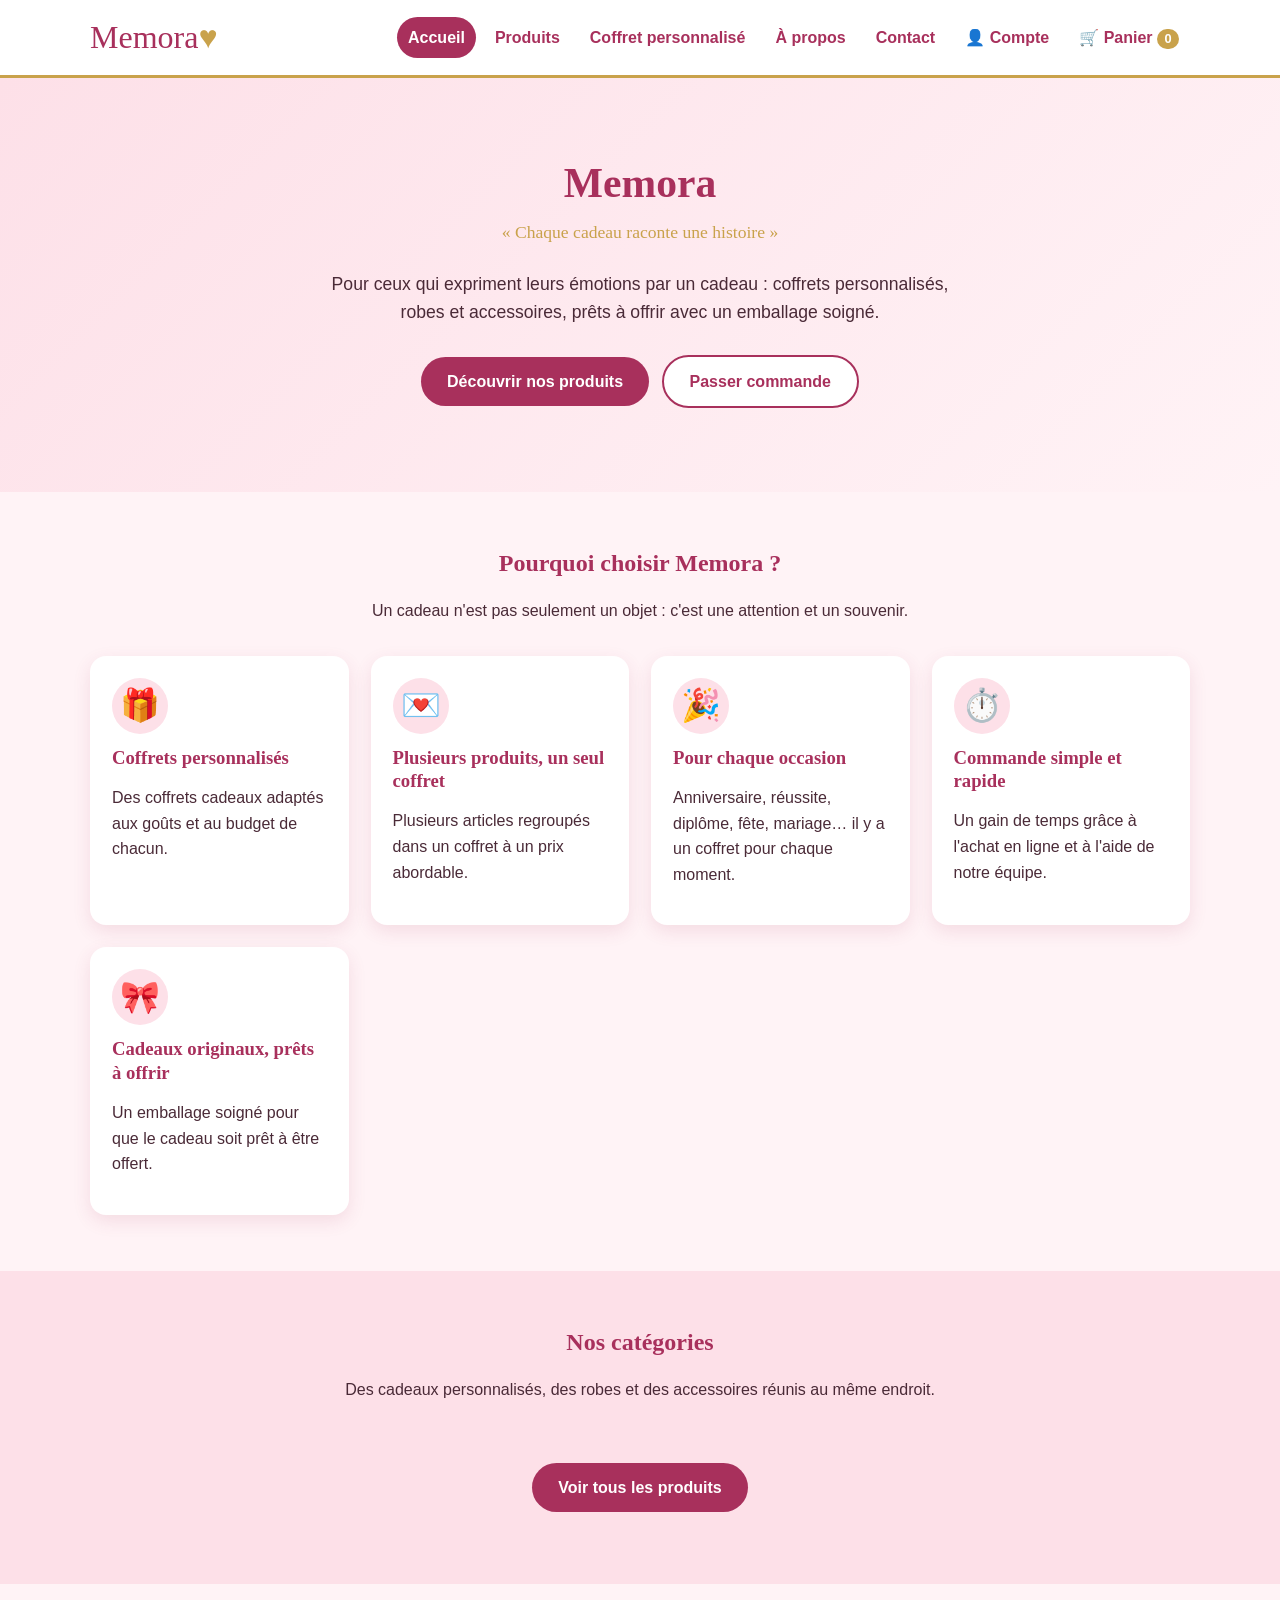
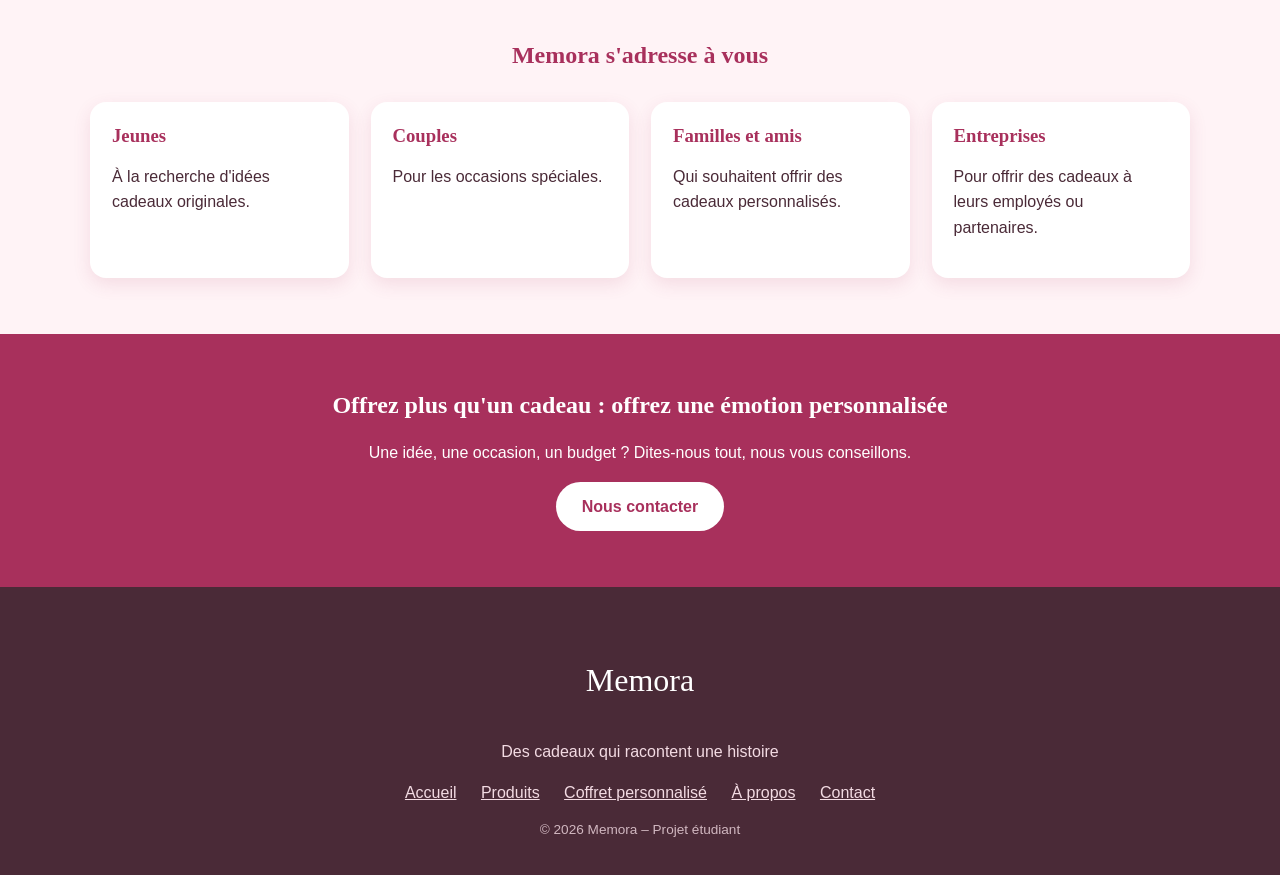
<file: index.html>
<!DOCTYPE html>
<html lang="fr">
<head>
  <meta charset="UTF-8">
  <meta name="viewport" content="width=device-width, initial-scale=1.0">
  <title>Memora – Des cadeaux qui racontent une histoire</title>
  <meta name="description" content="Memora : coffrets cadeaux personnalisés, robes et accessoires pour célébrer chaque occasion.">
  <link rel="stylesheet" href="style.css">
</head>
<body>

  <!-- En-tête et menu principal (identique sur toutes les pages) -->
  <header>
    <div class="conteneur barre">
      <a class="logo" href="index.html">Memora<span>♥</span></a>
      <button class="bouton-menu" id="bouton-menu" aria-label="Ouvrir le menu">☰</button>
      <nav>
        <ul id="menu">
          <li><a href="index.html" class="actif">Accueil</a></li>
          <li><a href="produits.html">Produits</a>
            <ul class="sous-menu">
              <li><a href="coffrets.html">Coffrets cadeaux</a></li>
              <li><a href="robes.html">Robes</a></li>
              <li><a href="accessoires.html">Accessoires</a></li>
            </ul>
          </li>
          <li><a href="produit-vedette.html">Coffret personnalisé</a></li>
          <li><a href="a-propos.html">À propos</a></li>
          <li><a href="contact.html">Contact</a></li>
          <li><a href="connexion.html" id="lien-compte">👤 Compte</a></li>
          <li><a href="panier.html">🛒 Panier <span class="compteur" id="compteur-panier">0</span></a></li>
        </ul>
      </nav>
    </div>
  </header>

  <main>
    <!-- Section principale -->
    <section class="hero">
      <div class="conteneur">
        <h1>Memora</h1>
        <p class="slogan">« Chaque cadeau raconte une histoire »</p>
        <p>Pour ceux qui expriment leurs émotions par un cadeau : coffrets personnalisés, robes et accessoires, prêts à offrir avec un emballage soigné.</p>
        <a class="bouton" href="produits.html">Découvrir nos produits</a>
        <a class="bouton clair" href="contact.html">Passer commande</a>
      </div>
    </section>

    <!-- Proposition de valeur (issue du Business Model Canvas) -->
    <section>
      <div class="conteneur">
        <div class="titre-section">
          <h2>Pourquoi choisir Memora ?</h2>
          <p>Un cadeau n'est pas seulement un objet : c'est une attention et un souvenir.</p>
        </div>
        <div class="grille">
          <div class="carte">
            <div class="icone">🎁</div>
            <h3>Coffrets personnalisés</h3>
            <p>Des coffrets cadeaux adaptés aux goûts et au budget de chacun.</p>
          </div>
          <div class="carte">
            <div class="icone">💌</div>
            <h3>Plusieurs produits, un seul coffret</h3>
            <p>Plusieurs articles regroupés dans un coffret à un prix abordable.</p>
          </div>
          <div class="carte">
            <div class="icone">🎉</div>
            <h3>Pour chaque occasion</h3>
            <p>Anniversaire, réussite, diplôme, fête, mariage… il y a un coffret pour chaque moment.</p>
          </div>
          <div class="carte">
            <div class="icone">⏱️</div>
            <h3>Commande simple et rapide</h3>
            <p>Un gain de temps grâce à l'achat en ligne et à l'aide de notre équipe.</p>
          </div>
          <div class="carte">
            <div class="icone">🎀</div>
            <h3>Cadeaux originaux, prêts à offrir</h3>
            <p>Un emballage soigné pour que le cadeau soit prêt à être offert.</p>
          </div>
        </div>
      </div>
    </section>

    <!-- Nos catégories (cartes créées à partir de donnees.js) -->
    <section class="fond-rose">
      <div class="conteneur">
        <div class="titre-section">
          <h2>Nos catégories</h2>
          <p>Des cadeaux personnalisés, des robes et des accessoires réunis au même endroit.</p>
        </div>
        <div class="grille" data-rendu="categories"></div>
        <p style="text-align:center; margin-top:28px;">
          <a class="bouton" href="produits.html">Voir tous les produits</a>
        </p>
      </div>
    </section>

    <!-- Pour qui ? (segments de clientèle du BMC) -->
    <section>
      <div class="conteneur">
        <div class="titre-section">
          <h2>Memora s'adresse à vous</h2>
        </div>
        <div class="grille">
          <div class="carte"><h3>Jeunes</h3><p>À la recherche d'idées cadeaux originales.</p></div>
          <div class="carte"><h3>Couples</h3><p>Pour les occasions spéciales.</p></div>
          <div class="carte"><h3>Familles et amis</h3><p>Qui souhaitent offrir des cadeaux personnalisés.</p></div>
          <div class="carte"><h3>Entreprises</h3><p>Pour offrir des cadeaux à leurs employés ou partenaires.</p></div>
        </div>
      </div>
    </section>

    <!-- Appel à l'action -->
    <section class="appel">
      <div class="conteneur">
        <h2>Offrez plus qu'un cadeau : offrez une émotion personnalisée</h2>
        <p>Une idée, une occasion, un budget ? Dites-nous tout, nous vous conseillons.</p>
        <a class="bouton" href="contact.html">Nous contacter</a>
      </div>
    </section>
  </main>

  <!-- Pied de page (identique sur toutes les pages) -->
  <footer>
    <div class="conteneur">
      <p class="logo" style="color:#fff;">Memora</p>
      <p>Des cadeaux qui racontent une histoire</p>
      <div class="liens">
        <a href="index.html">Accueil</a>
        <a href="produits.html">Produits</a>
        <a href="produit-vedette.html">Coffret personnalisé</a>
        <a href="a-propos.html">À propos</a>
        <a href="contact.html">Contact</a>
      </div>
      <p class="petit">© 2026 Memora – Projet étudiant</p>
    </div>
  </footer>

  <!-- Bouton retour en haut -->
  <button id="haut" aria-label="Retour en haut">↑</button>

  <script src="donnees.js"></script>
  <script src="script.js"></script>
</body>
</html>
</file>
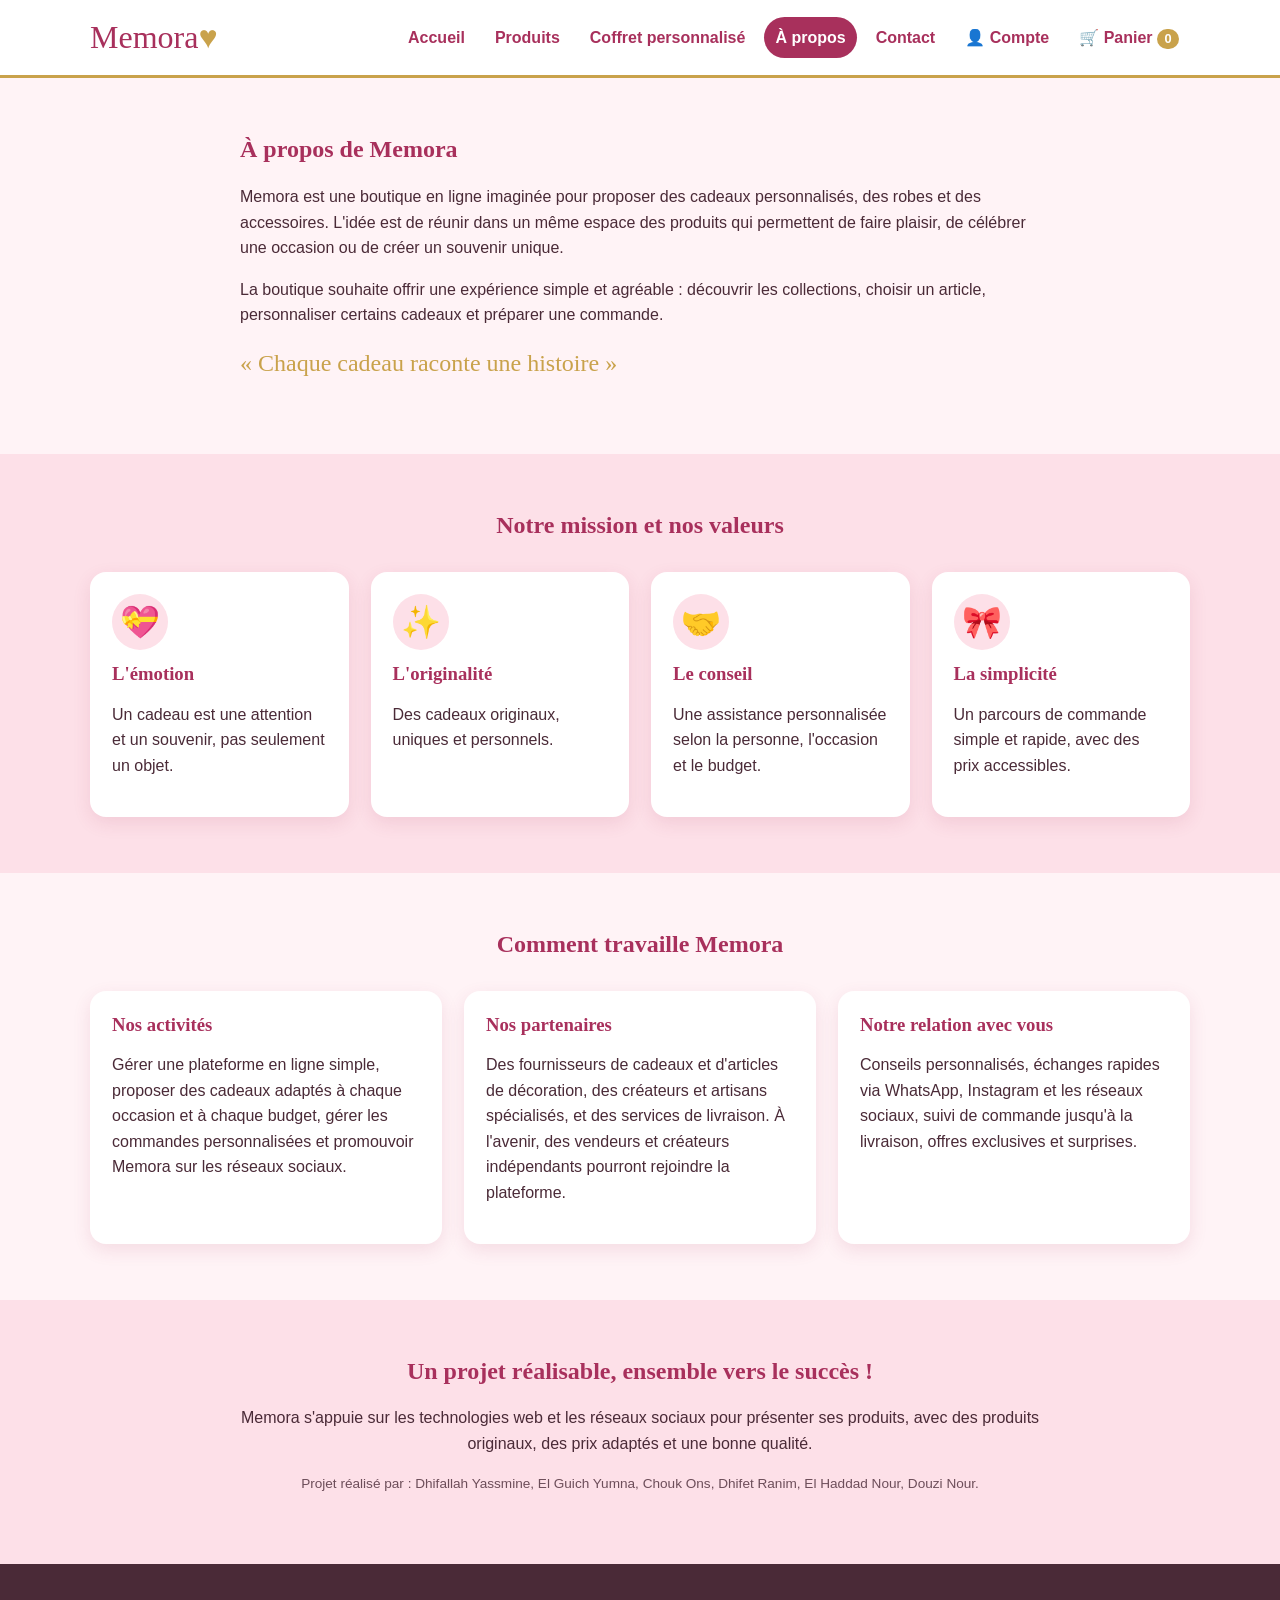
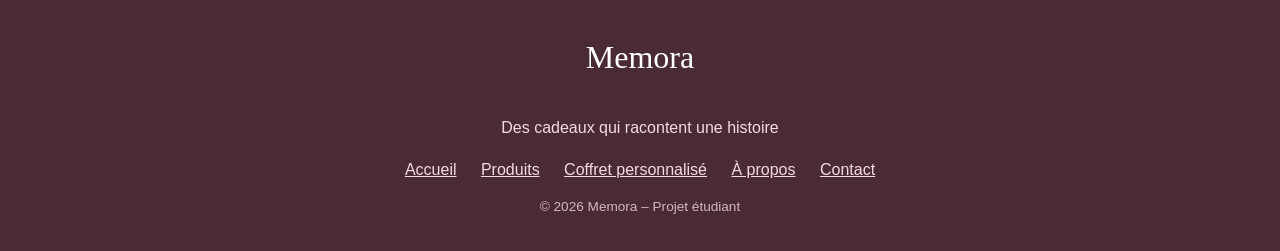
<file: a-propos.html>
<!DOCTYPE html>
<html lang="fr">
<head>
  <meta charset="UTF-8">
  <meta name="viewport" content="width=device-width, initial-scale=1.0">
  <title>À propos – Memora</title>
  <meta name="description" content="Découvrez Memora, boutique en ligne de cadeaux personnalisés, de robes et d'accessoires.">
  <link rel="stylesheet" href="style.css">
</head>
<body>

  <!-- En-tête et menu principal -->
  <header>
    <div class="conteneur barre">
      <a class="logo" href="index.html">Memora<span>♥</span></a>
      <button class="bouton-menu" id="bouton-menu" aria-label="Ouvrir le menu">☰</button>
      <nav>
        <ul id="menu">
          <li><a href="index.html">Accueil</a></li>
          <li><a href="produits.html">Produits</a>
            <ul class="sous-menu">
              <li><a href="coffrets.html">Coffrets cadeaux</a></li>
              <li><a href="robes.html">Robes</a></li>
              <li><a href="accessoires.html">Accessoires</a></li>
            </ul>
          </li>
          <li><a href="produit-vedette.html">Coffret personnalisé</a></li>
          <li><a href="a-propos.html" class="actif">À propos</a></li>
          <li><a href="contact.html">Contact</a></li>
          <li><a href="connexion.html" id="lien-compte">👤 Compte</a></li>
          <li><a href="panier.html">🛒 Panier <span class="compteur" id="compteur-panier">0</span></a></li>
        </ul>
      </nav>
    </div>
  </header>

  <main>
    <section>
      <div class="conteneur" style="max-width:800px;">
        <h1>À propos de Memora</h1>
        <p>Memora est une boutique en ligne imaginée pour proposer des cadeaux personnalisés, des robes et des accessoires. L'idée est de réunir dans un même espace des produits qui permettent de faire plaisir, de célébrer une occasion ou de créer un souvenir unique.</p>
        <p>La boutique souhaite offrir une expérience simple et agréable : découvrir les collections, choisir un article, personnaliser certains cadeaux et préparer une commande.</p>
        <p class="slogan">« Chaque cadeau raconte une histoire »</p>
      </div>
    </section>

    <section class="fond-rose">
      <div class="conteneur">
        <div class="titre-section"><h2>Notre mission et nos valeurs</h2></div>
        <div class="grille">
          <div class="carte"><div class="icone">💝</div><h3>L'émotion</h3><p>Un cadeau est une attention et un souvenir, pas seulement un objet.</p></div>
          <div class="carte"><div class="icone">✨</div><h3>L'originalité</h3><p>Des cadeaux originaux, uniques et personnels.</p></div>
          <div class="carte"><div class="icone">🤝</div><h3>Le conseil</h3><p>Une assistance personnalisée selon la personne, l'occasion et le budget.</p></div>
          <div class="carte"><div class="icone">🎀</div><h3>La simplicité</h3><p>Un parcours de commande simple et rapide, avec des prix accessibles.</p></div>
        </div>
      </div>
    </section>

    <section>
      <div class="conteneur">
        <div class="titre-section"><h2>Comment travaille Memora</h2></div>
        <div class="grille">
          <div class="carte">
            <h3>Nos activités</h3>
            <p>Gérer une plateforme en ligne simple, proposer des cadeaux adaptés à chaque occasion et à chaque budget, gérer les commandes personnalisées et promouvoir Memora sur les réseaux sociaux.</p>
          </div>
          <div class="carte">
            <h3>Nos partenaires</h3>
            <p>Des fournisseurs de cadeaux et d'articles de décoration, des créateurs et artisans spécialisés, et des services de livraison. À l'avenir, des vendeurs et créateurs indépendants pourront rejoindre la plateforme.</p>
          </div>
          <div class="carte">
            <h3>Notre relation avec vous</h3>
            <p>Conseils personnalisés, échanges rapides via WhatsApp, Instagram et les réseaux sociaux, suivi de commande jusqu'à la livraison, offres exclusives et surprises.</p>
          </div>
        </div>
      </div>
    </section>

    <section class="fond-rose">
      <div class="conteneur" style="max-width:800px; text-align:center;">
        <h2>Un projet réalisable, ensemble vers le succès !</h2>
        <p>Memora s'appuie sur les technologies web et les réseaux sociaux pour présenter ses produits, avec des produits originaux, des prix adaptés et une bonne qualité.</p>
        <p class="petit">Projet réalisé par : Dhifallah Yassmine, El Guich Yumna, Chouk Ons, Dhifet Ranim, El Haddad Nour, Douzi Nour.</p>
      </div>
    </section>
  </main>

  <!-- Pied de page -->
  <footer>
    <div class="conteneur">
      <p class="logo" style="color:#fff;">Memora</p>
      <p>Des cadeaux qui racontent une histoire</p>
      <div class="liens">
        <a href="index.html">Accueil</a>
        <a href="produits.html">Produits</a>
        <a href="produit-vedette.html">Coffret personnalisé</a>
        <a href="a-propos.html">À propos</a>
        <a href="contact.html">Contact</a>
      </div>
      <p class="petit">© 2026 Memora – Projet étudiant</p>
    </div>
  </footer>

  <button id="haut" aria-label="Retour en haut">↑</button>
  <script src="donnees.js"></script>
  <script src="script.js"></script>
</body>
</html>
</file>
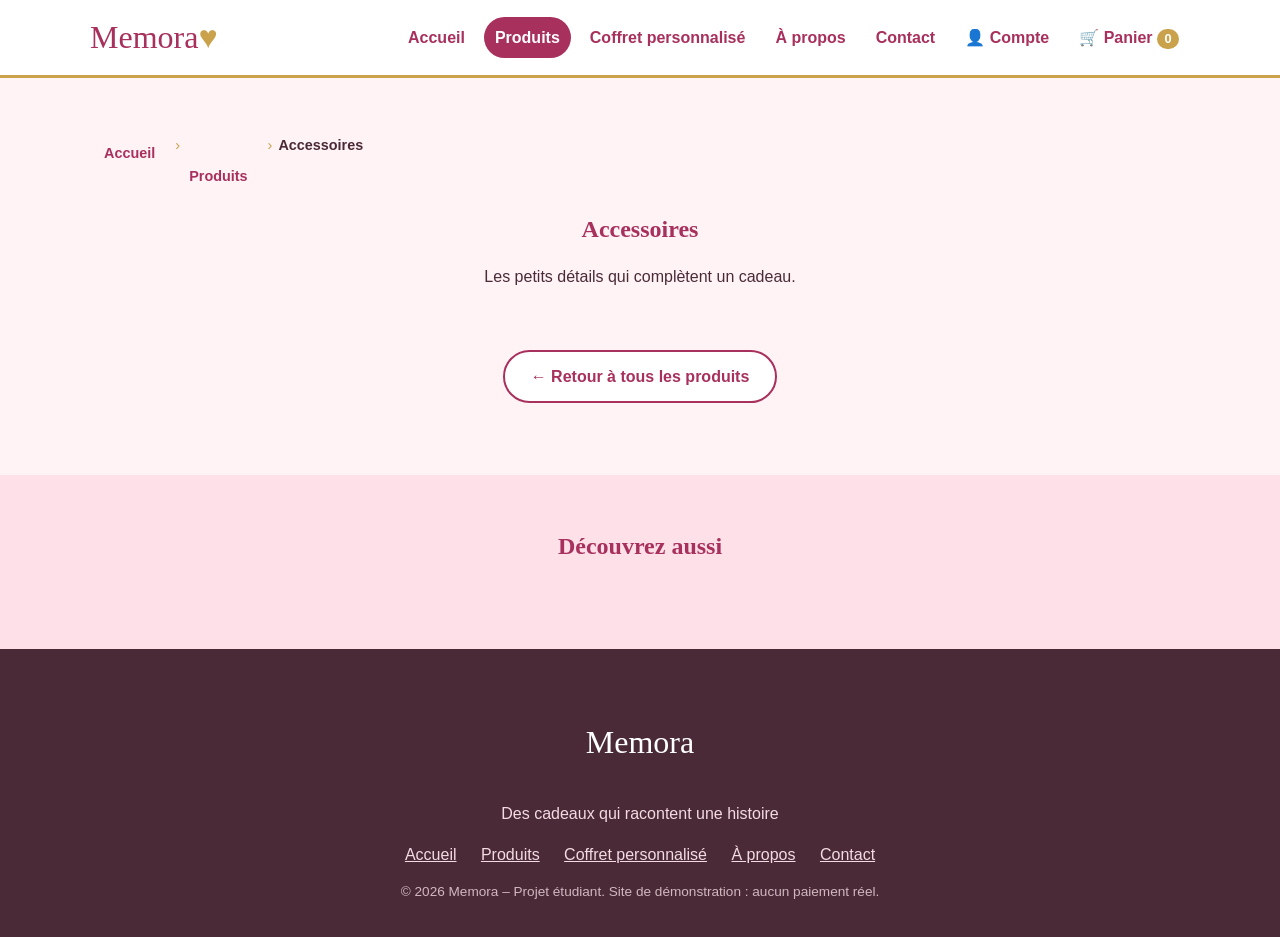
<file: accessoires.html>
<!DOCTYPE html>
<html lang="fr">
<head>
  <meta charset="UTF-8">
  <meta name="viewport" content="width=device-width, initial-scale=1.0">
  <title>Accessoires cadeaux et mode | Memora</title>
  <meta name="description" content="La collection d'accessoires Memora arrive bientôt : de quoi compléter un cadeau ou se faire plaisir.">
  <link rel="stylesheet" href="style.css">
</head>
<body>

  <!-- En-tête et menu principal (identique sur toutes les pages) -->
  <header>
    <div class="conteneur barre">
      <a class="logo" href="index.html">Memora<span>♥</span></a>
      <button class="bouton-menu" id="bouton-menu" aria-label="Ouvrir le menu">☰</button>
      <nav>
        <ul id="menu">
          <li><a href="index.html">Accueil</a></li>
          <li><a href="produits.html" class="actif">Produits</a>
            <ul class="sous-menu">
              <li><a href="coffrets.html">Coffrets cadeaux</a></li>
              <li><a href="robes.html">Robes</a></li>
              <li><a href="accessoires.html">Accessoires</a></li>
            </ul>
          </li>
          <li><a href="produit-vedette.html">Coffret personnalisé</a></li>
          <li><a href="a-propos.html">À propos</a></li>
          <li><a href="contact.html">Contact</a></li>
          <li><a href="connexion.html" id="lien-compte">👤 Compte</a></li>
          <li><a href="panier.html">🛒 Panier <span class="compteur" id="compteur-panier">0</span></a></li>
        </ul>
      </nav>
    </div>
  </header>

  <main>
    <section>
      <div class="conteneur">
        <nav class="fil" aria-label="Fil d'Ariane">
          <ol>
            <li><a href="index.html">Accueil</a></li>
            <li><a href="produits.html">Produits</a></li>
            <li><span aria-current="page">Accessoires</span></li>
          </ol>
        </nav>
        <div class="titre-section">
          <h1>Accessoires</h1>
          <p>Les petits détails qui complètent un cadeau.</p>
        </div>
        <!-- Les produits viennent de donnees.js (catégorie : accessoires) -->
        <div class="grille" data-rendu="produits-categorie" data-categorie="accessoires"></div>
        <p style="text-align:center; margin-top:28px;"><a class="bouton clair" href="produits.html">← Retour à tous les produits</a></p>
      </div>
    </section>

    <!-- Découvrez aussi : les autres catégories -->
    <section class="fond-rose">
      <div class="conteneur">
        <div class="titre-section"><h2>Découvrez aussi</h2></div>
        <div class="grille" data-rendu="decouvrez-aussi" data-actuelle="accessoires"></div>
      </div>
    </section>
  </main>

  <!-- Pied de page -->
  <footer>
    <div class="conteneur">
      <p class="logo" style="color:#fff;">Memora</p>
      <p>Des cadeaux qui racontent une histoire</p>
      <div class="liens">
        <a href="index.html">Accueil</a>
        <a href="produits.html">Produits</a>
        <a href="produit-vedette.html">Coffret personnalisé</a>
        <a href="a-propos.html">À propos</a>
        <a href="contact.html">Contact</a>
      </div>
      <p class="petit">© 2026 Memora – Projet étudiant. Site de démonstration : aucun paiement réel.</p>
    </div>
  </footer>

  <button id="haut" aria-label="Retour en haut">↑</button>
  <script src="donnees.js"></script>
  <script src="script.js"></script>
</body>
</html>
</file>
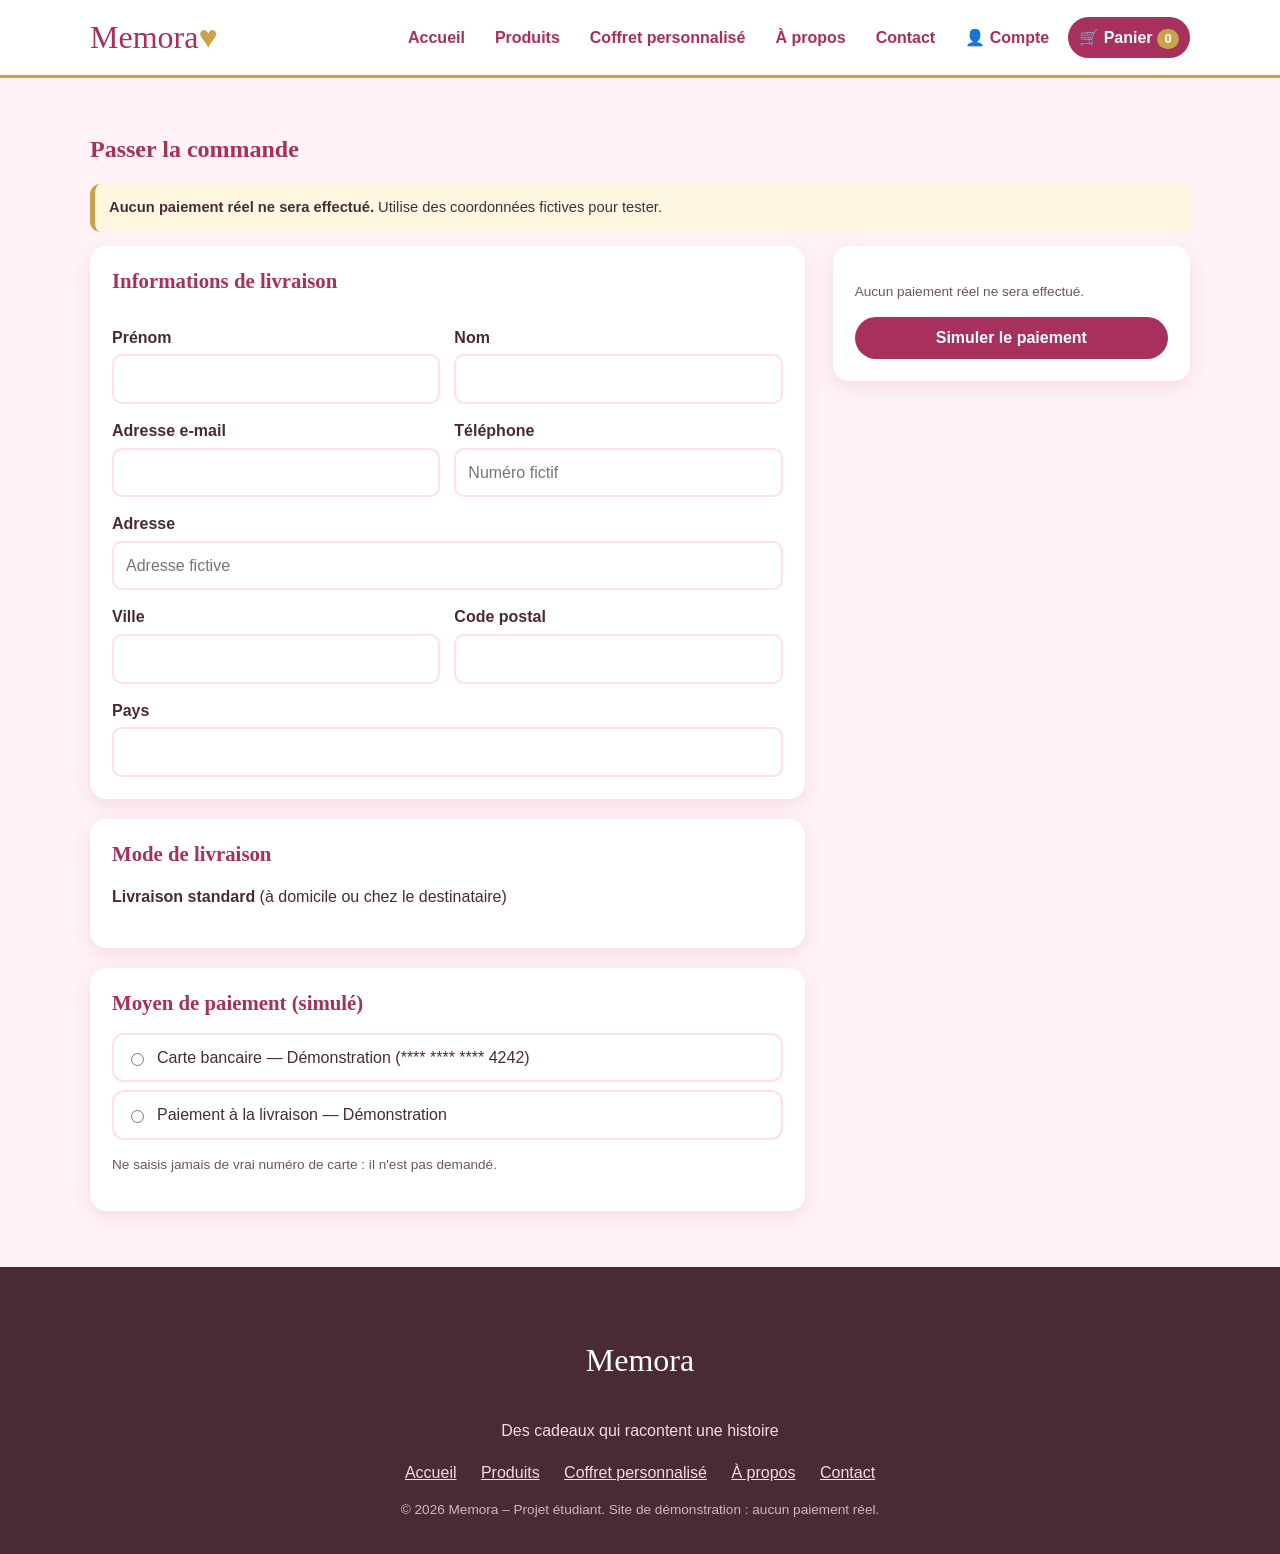
<file: checkout.html>
<!DOCTYPE html>
<html lang="fr">
<head>
  <meta charset="UTF-8">
  <meta name="viewport" content="width=device-width, initial-scale=1.0">
  <title>Commande | Memora</title>
  <meta name="description" content="Finalise ta commande de démonstration Memora : livraison et paiement simulé.">
  <link rel="stylesheet" href="style.css">
</head>
<body data-protege="checkout.html">

  <!-- En-tête et menu principal (identique sur toutes les pages) -->
  <header>
    <div class="conteneur barre">
      <a class="logo" href="index.html">Memora<span>♥</span></a>
      <button class="bouton-menu" id="bouton-menu" aria-label="Ouvrir le menu">☰</button>
      <nav>
        <ul id="menu">
          <li><a href="index.html">Accueil</a></li>
          <li><a href="produits.html">Produits</a>
            <ul class="sous-menu">
              <li><a href="coffrets.html">Coffrets cadeaux</a></li>
              <li><a href="robes.html">Robes</a></li>
              <li><a href="accessoires.html">Accessoires</a></li>
            </ul>
          </li>
          <li><a href="produit-vedette.html">Coffret personnalisé</a></li>
          <li><a href="a-propos.html">À propos</a></li>
          <li><a href="contact.html">Contact</a></li>
          <li><a href="connexion.html" id="lien-compte">👤 Compte</a></li>
          <li><a href="panier.html" class="actif">🛒 Panier <span class="compteur" id="compteur-panier">0</span></a></li>
        </ul>
      </nav>
    </div>
  </header>

  <main>
    <section>
      <div class="conteneur">
        <!-- Protection SIMULÉE : cette redirection JavaScript n'est pas une vraie sécurité. -->
        <h1>Passer la commande</h1>
        <div class="avertissement"><strong>Aucun paiement réel ne sera effectué.</strong> Utilise des coordonnées fictives pour tester.</div>
        <form id="formulaire-commande" novalidate>
          <div class="panier-grille">
            <div>
              <div class="carte" style="margin-bottom:20px;">
                <h2 style="font-size:1.3rem;">Informations de livraison</h2>
                <div class="deux-champs">
                  <div><label for="co-prenom">Prénom</label><input type="text" id="co-prenom"></div>
                  <div><label for="co-nom">Nom</label><input type="text" id="co-nom"></div>
                </div>
                <div class="deux-champs">
                  <div><label for="co-email">Adresse e-mail</label><input type="email" id="co-email"></div>
                  <div><label for="co-tel">Téléphone</label><input type="tel" id="co-tel" placeholder="Numéro fictif"></div>
                </div>
                <label for="co-adresse">Adresse</label><input type="text" id="co-adresse" placeholder="Adresse fictive">
                <div class="deux-champs">
                  <div><label for="co-ville">Ville</label><input type="text" id="co-ville"></div>
                  <div><label for="co-cp">Code postal</label><input type="text" id="co-cp"></div>
                </div>
                <label for="co-pays">Pays</label><input type="text" id="co-pays">
              </div>
              <div class="carte" style="margin-bottom:20px;">
                <h2 style="font-size:1.3rem;">Mode de livraison</h2>
                <p><strong>Livraison standard</strong> (à domicile ou chez le destinataire)</p>
                <p class="petit" style="color:var(--texte);" id="regle-livraison"></p>
              </div>
              <div class="carte">
                <h2 style="font-size:1.3rem;">Moyen de paiement (simulé)</h2>
                <div class="options-paiement">
                  <label><input type="radio" name="paiement" value="carte"> Carte bancaire — Démonstration (**** **** **** 4242)</label>
                  <label><input type="radio" name="paiement" value="livraison"> Paiement à la livraison — Démonstration</label>
                </div>
                <p class="petit" style="color:var(--texte);">Ne saisis jamais de vrai numéro de carte : il n'est pas demandé.</p>
              </div>
            </div>
            <aside class="resume">
              <div id="resume-commande"></div>
              <div class="message-erreur" id="erreurs-commande" role="alert"></div>
              <p class="petit" style="color:var(--texte);">Aucun paiement réel ne sera effectué.</p>
              <button type="submit" class="bouton" id="bouton-payer" style="width:100%;">Simuler le paiement</button>
            </aside>
          </div>
        </form>
      </div>
    </section>
  </main>

  <!-- Pied de page -->
  <footer>
    <div class="conteneur">
      <p class="logo" style="color:#fff;">Memora</p>
      <p>Des cadeaux qui racontent une histoire</p>
      <div class="liens">
        <a href="index.html">Accueil</a>
        <a href="produits.html">Produits</a>
        <a href="produit-vedette.html">Coffret personnalisé</a>
        <a href="a-propos.html">À propos</a>
        <a href="contact.html">Contact</a>
      </div>
      <p class="petit">© 2026 Memora – Projet étudiant. Site de démonstration : aucun paiement réel.</p>
    </div>
  </footer>

  <button id="haut" aria-label="Retour en haut">↑</button>
  <script src="donnees.js"></script>
  <script src="script.js"></script>
</body>
</html>
</file>
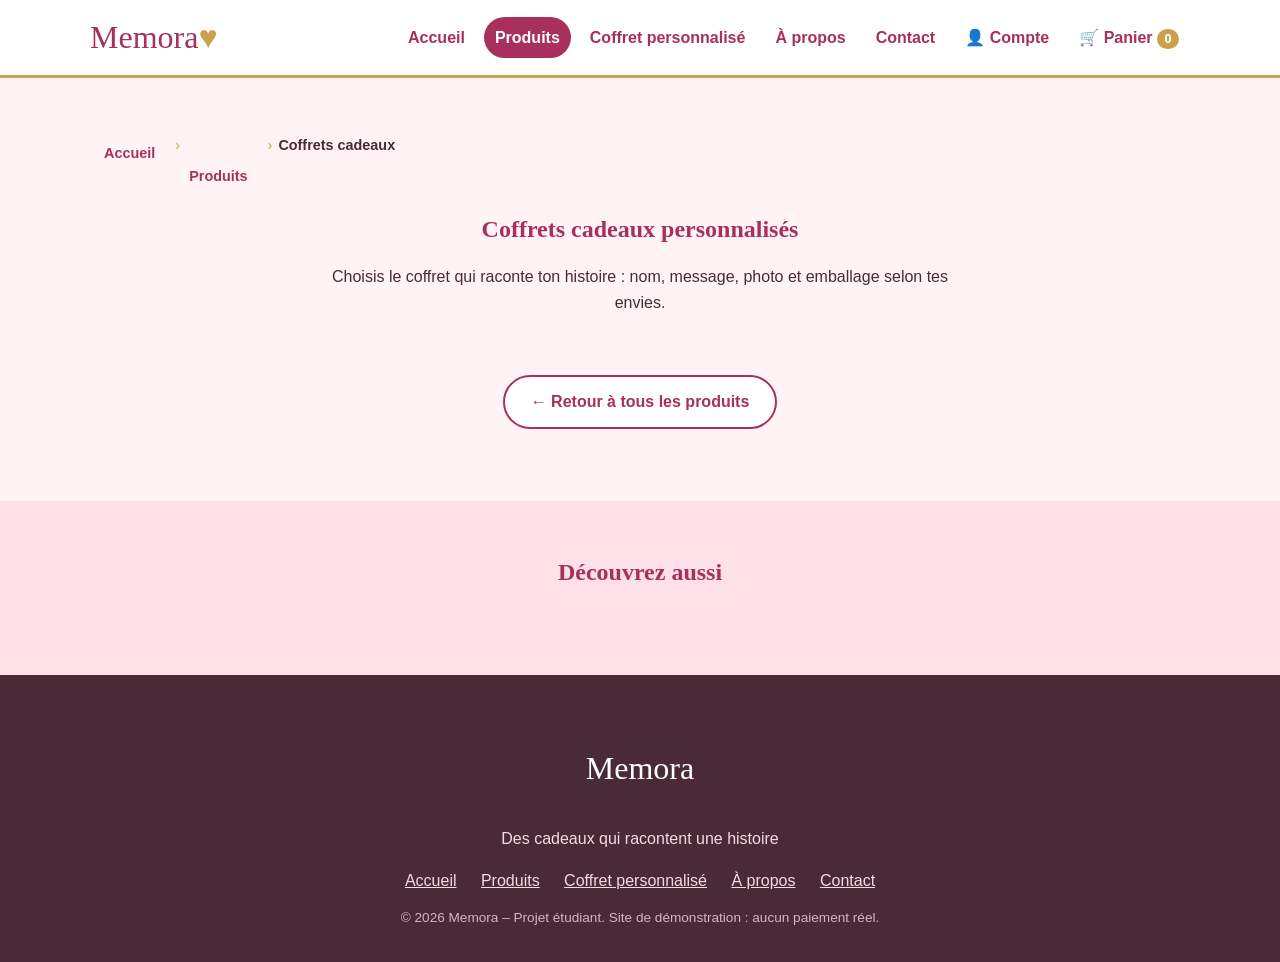
<file: coffrets.html>
<!DOCTYPE html>
<html lang="fr">
<head>
  <meta charset="UTF-8">
  <meta name="viewport" content="width=device-width, initial-scale=1.0">
  <title>Coffrets cadeaux personnalisés | Memora</title>
  <meta name="description" content="Coffrets cadeaux Memora : anniversaire, réussite, couples et entreprises, personnalisables avec nom, message, photo et emballage.">
  <link rel="stylesheet" href="style.css">
</head>
<body>

  <!-- En-tête et menu principal (identique sur toutes les pages) -->
  <header>
    <div class="conteneur barre">
      <a class="logo" href="index.html">Memora<span>♥</span></a>
      <button class="bouton-menu" id="bouton-menu" aria-label="Ouvrir le menu">☰</button>
      <nav>
        <ul id="menu">
          <li><a href="index.html">Accueil</a></li>
          <li><a href="produits.html" class="actif">Produits</a>
            <ul class="sous-menu">
              <li><a href="coffrets.html">Coffrets cadeaux</a></li>
              <li><a href="robes.html">Robes</a></li>
              <li><a href="accessoires.html">Accessoires</a></li>
            </ul>
          </li>
          <li><a href="produit-vedette.html">Coffret personnalisé</a></li>
          <li><a href="a-propos.html">À propos</a></li>
          <li><a href="contact.html">Contact</a></li>
          <li><a href="connexion.html" id="lien-compte">👤 Compte</a></li>
          <li><a href="panier.html">🛒 Panier <span class="compteur" id="compteur-panier">0</span></a></li>
        </ul>
      </nav>
    </div>
  </header>

  <main>
    <section>
      <div class="conteneur">
        <nav class="fil" aria-label="Fil d'Ariane">
          <ol>
            <li><a href="index.html">Accueil</a></li>
            <li><a href="produits.html">Produits</a></li>
            <li><span aria-current="page">Coffrets cadeaux</span></li>
          </ol>
        </nav>
        <div class="titre-section">
          <h1>Coffrets cadeaux personnalisés</h1>
          <p>Choisis le coffret qui raconte ton histoire : nom, message, photo et emballage selon tes envies.</p>
        </div>
        <!-- Les produits viennent de donnees.js (catégorie : coffrets) -->
        <div class="grille" data-rendu="produits-categorie" data-categorie="coffrets"></div>
        <p style="text-align:center; margin-top:28px;"><a class="bouton clair" href="produits.html">← Retour à tous les produits</a></p>
      </div>
    </section>

    <!-- Découvrez aussi : les autres catégories -->
    <section class="fond-rose">
      <div class="conteneur">
        <div class="titre-section"><h2>Découvrez aussi</h2></div>
        <div class="grille" data-rendu="decouvrez-aussi" data-actuelle="coffrets"></div>
      </div>
    </section>
  </main>

  <!-- Pied de page -->
  <footer>
    <div class="conteneur">
      <p class="logo" style="color:#fff;">Memora</p>
      <p>Des cadeaux qui racontent une histoire</p>
      <div class="liens">
        <a href="index.html">Accueil</a>
        <a href="produits.html">Produits</a>
        <a href="produit-vedette.html">Coffret personnalisé</a>
        <a href="a-propos.html">À propos</a>
        <a href="contact.html">Contact</a>
      </div>
      <p class="petit">© 2026 Memora – Projet étudiant. Site de démonstration : aucun paiement réel.</p>
    </div>
  </footer>

  <button id="haut" aria-label="Retour en haut">↑</button>
  <script src="donnees.js"></script>
  <script src="script.js"></script>
</body>
</html>
</file>
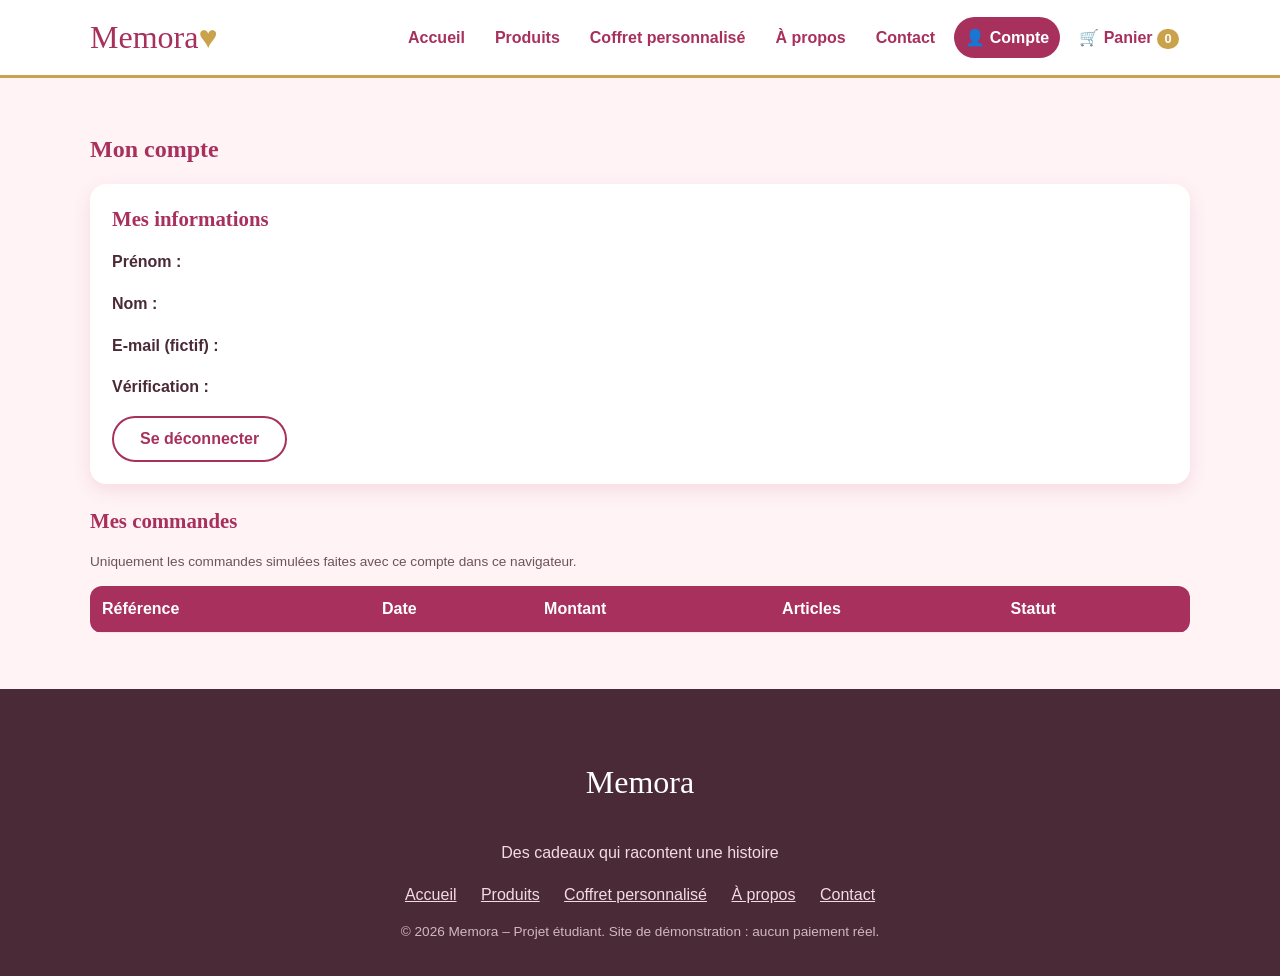
<file: compte.html>
<!DOCTYPE html>
<html lang="fr">
<head>
  <meta charset="UTF-8">
  <meta name="viewport" content="width=device-width, initial-scale=1.0">
  <title>Mon compte | Memora</title>
  <meta name="description" content="Espace personnel de démonstration Memora : informations et commandes simulées.">
  <link rel="stylesheet" href="style.css">
</head>
<body data-protege="compte.html">

  <!-- En-tête et menu principal (identique sur toutes les pages) -->
  <header>
    <div class="conteneur barre">
      <a class="logo" href="index.html">Memora<span>♥</span></a>
      <button class="bouton-menu" id="bouton-menu" aria-label="Ouvrir le menu">☰</button>
      <nav>
        <ul id="menu">
          <li><a href="index.html">Accueil</a></li>
          <li><a href="produits.html">Produits</a>
            <ul class="sous-menu">
              <li><a href="coffrets.html">Coffrets cadeaux</a></li>
              <li><a href="robes.html">Robes</a></li>
              <li><a href="accessoires.html">Accessoires</a></li>
            </ul>
          </li>
          <li><a href="produit-vedette.html">Coffret personnalisé</a></li>
          <li><a href="a-propos.html">À propos</a></li>
          <li><a href="contact.html">Contact</a></li>
          <li><a href="connexion.html" class="actif" id="lien-compte">👤 Compte</a></li>
          <li><a href="panier.html">🛒 Panier <span class="compteur" id="compteur-panier">0</span></a></li>
        </ul>
      </nav>
    </div>
  </header>

  <main>
    <section>
      <div class="conteneur">
        <!-- Protection SIMULÉE : cette redirection JavaScript n'est pas une vraie sécurité. -->
        <h1 id="bonjour">Mon compte</h1>
        <div id="infos-compte" class="carte" style="margin-bottom:24px;">
          <h2 style="font-size:1.3rem;">Mes informations</h2>
          <p><strong>Prénom :</strong> <span id="info-prenom"></span></p>
          <p><strong>Nom :</strong> <span id="info-nom"></span></p>
          <p><strong>E-mail (fictif) :</strong> <span id="info-email"></span></p>
          <p><strong>Vérification :</strong> <span id="info-verifie"></span></p>
          <button type="button" class="bouton clair" id="bouton-deconnexion">Se déconnecter</button>
        </div>
        <h2 style="font-size:1.3rem;">Mes commandes</h2>
        <p class="petit" style="color:var(--texte);">Uniquement les commandes simulées faites avec ce compte dans ce navigateur.</p>
        <div class="vide" id="aucune-commande" style="display:none;"><p>Tu n'as pas encore passé de commande.</p><a class="bouton" href="produits.html">Découvrir nos produits</a></div>
        <div class="tableau-defilant" id="tableau-commandes">
          <table class="commandes">
            <thead><tr><th>Référence</th><th>Date</th><th>Montant</th><th>Articles</th><th>Statut</th></tr></thead>
            <tbody id="corps-commandes"></tbody>
          </table>
        </div>
      </div>
    </section>
  </main>

  <!-- Pied de page -->
  <footer>
    <div class="conteneur">
      <p class="logo" style="color:#fff;">Memora</p>
      <p>Des cadeaux qui racontent une histoire</p>
      <div class="liens">
        <a href="index.html">Accueil</a>
        <a href="produits.html">Produits</a>
        <a href="produit-vedette.html">Coffret personnalisé</a>
        <a href="a-propos.html">À propos</a>
        <a href="contact.html">Contact</a>
      </div>
      <p class="petit">© 2026 Memora – Projet étudiant. Site de démonstration : aucun paiement réel.</p>
    </div>
  </footer>

  <button id="haut" aria-label="Retour en haut">↑</button>
  <script src="donnees.js"></script>
  <script src="script.js"></script>
</body>
</html>
</file>
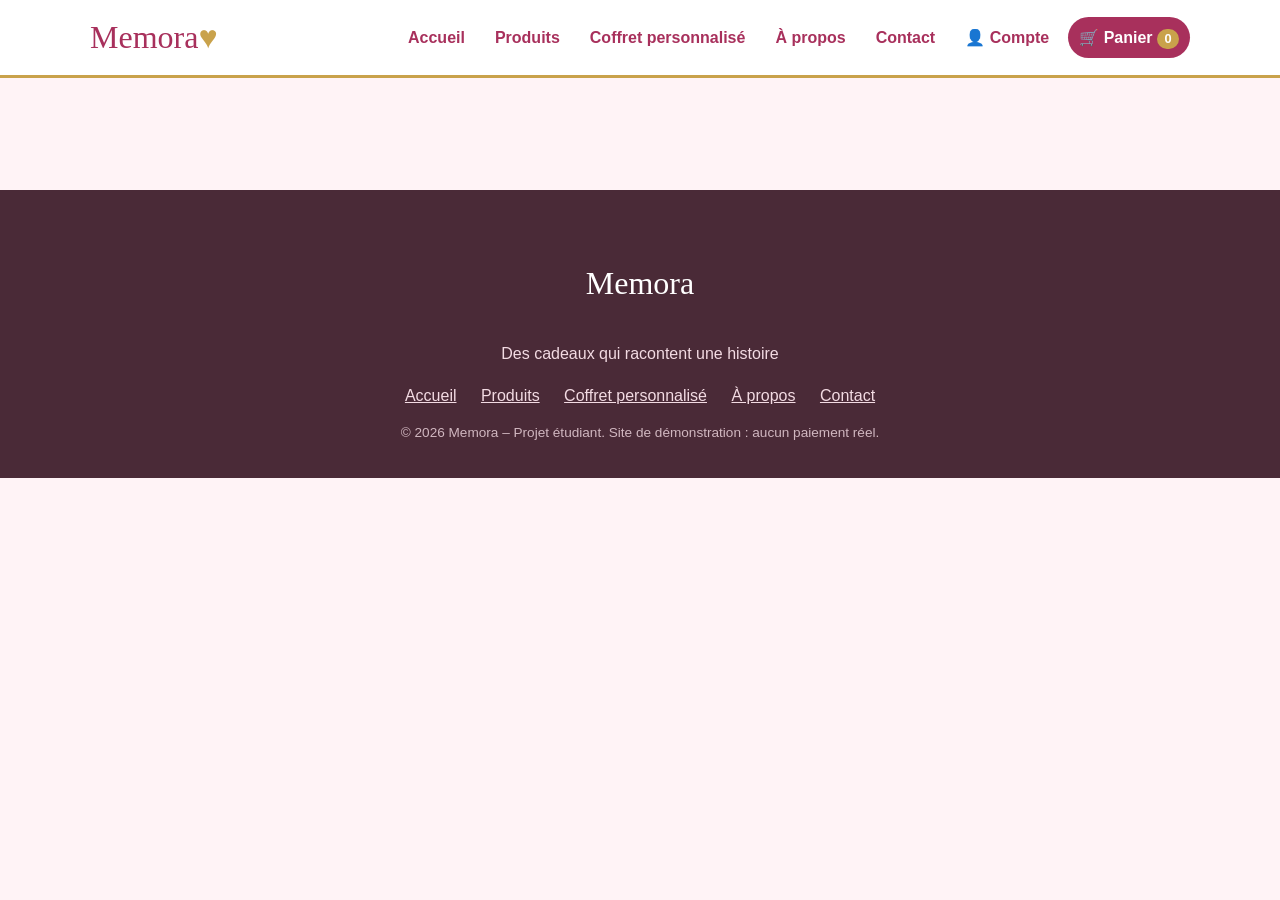
<file: confirmation.html>
<!DOCTYPE html>
<html lang="fr">
<head>
  <meta charset="UTF-8">
  <meta name="viewport" content="width=device-width, initial-scale=1.0">
  <title>Commande confirmée | Memora</title>
  <meta name="description" content="Confirmation de ta commande de démonstration Memora.">
  <link rel="stylesheet" href="style.css">
</head>
<body>

  <!-- En-tête et menu principal (identique sur toutes les pages) -->
  <header>
    <div class="conteneur barre">
      <a class="logo" href="index.html">Memora<span>♥</span></a>
      <button class="bouton-menu" id="bouton-menu" aria-label="Ouvrir le menu">☰</button>
      <nav>
        <ul id="menu">
          <li><a href="index.html">Accueil</a></li>
          <li><a href="produits.html">Produits</a>
            <ul class="sous-menu">
              <li><a href="coffrets.html">Coffrets cadeaux</a></li>
              <li><a href="robes.html">Robes</a></li>
              <li><a href="accessoires.html">Accessoires</a></li>
            </ul>
          </li>
          <li><a href="produit-vedette.html">Coffret personnalisé</a></li>
          <li><a href="a-propos.html">À propos</a></li>
          <li><a href="contact.html">Contact</a></li>
          <li><a href="connexion.html" id="lien-compte">👤 Compte</a></li>
          <li><a href="panier.html" class="actif">🛒 Panier <span class="compteur" id="compteur-panier">0</span></a></li>
        </ul>
      </nav>
    </div>
  </header>

  <main>
    <section>
      <div class="conteneur" style="max-width:720px;">
        <div class="carte" id="detail-confirmation" style="display:none;">
          <h1>Merci pour votre commande !</h1>
          <p>Votre commande a été enregistrée dans le cadre d'une démonstration. <strong>Aucun paiement réel n'a été effectué.</strong></p>
          <p><strong>Numéro de commande :</strong> <span id="conf-ref"></span></p>
          <p><strong>Date :</strong> <span id="conf-date"></span></p>
          <p><strong>Montant :</strong> <span id="conf-montant"></span></p>
          <p><strong>Paiement :</strong> <span id="conf-paiement"></span></p>
          <p><strong>Produits commandés :</strong></p>
          <ul class="liste-coeurs" id="conf-produits"></ul>
          <p><strong>Adresse de livraison (fictive) :</strong> <span id="conf-adresse"></span></p>
          <p><a class="bouton" href="index.html">Retour à l'accueil</a> <a class="bouton clair" href="compte.html">Voir mon compte</a></p>
        </div>
      </div>
    </section>
  </main>

  <!-- Pied de page -->
  <footer>
    <div class="conteneur">
      <p class="logo" style="color:#fff;">Memora</p>
      <p>Des cadeaux qui racontent une histoire</p>
      <div class="liens">
        <a href="index.html">Accueil</a>
        <a href="produits.html">Produits</a>
        <a href="produit-vedette.html">Coffret personnalisé</a>
        <a href="a-propos.html">À propos</a>
        <a href="contact.html">Contact</a>
      </div>
      <p class="petit">© 2026 Memora – Projet étudiant. Site de démonstration : aucun paiement réel.</p>
    </div>
  </footer>

  <button id="haut" aria-label="Retour en haut">↑</button>
  <script src="donnees.js"></script>
  <script src="script.js"></script>
</body>
</html>
</file>
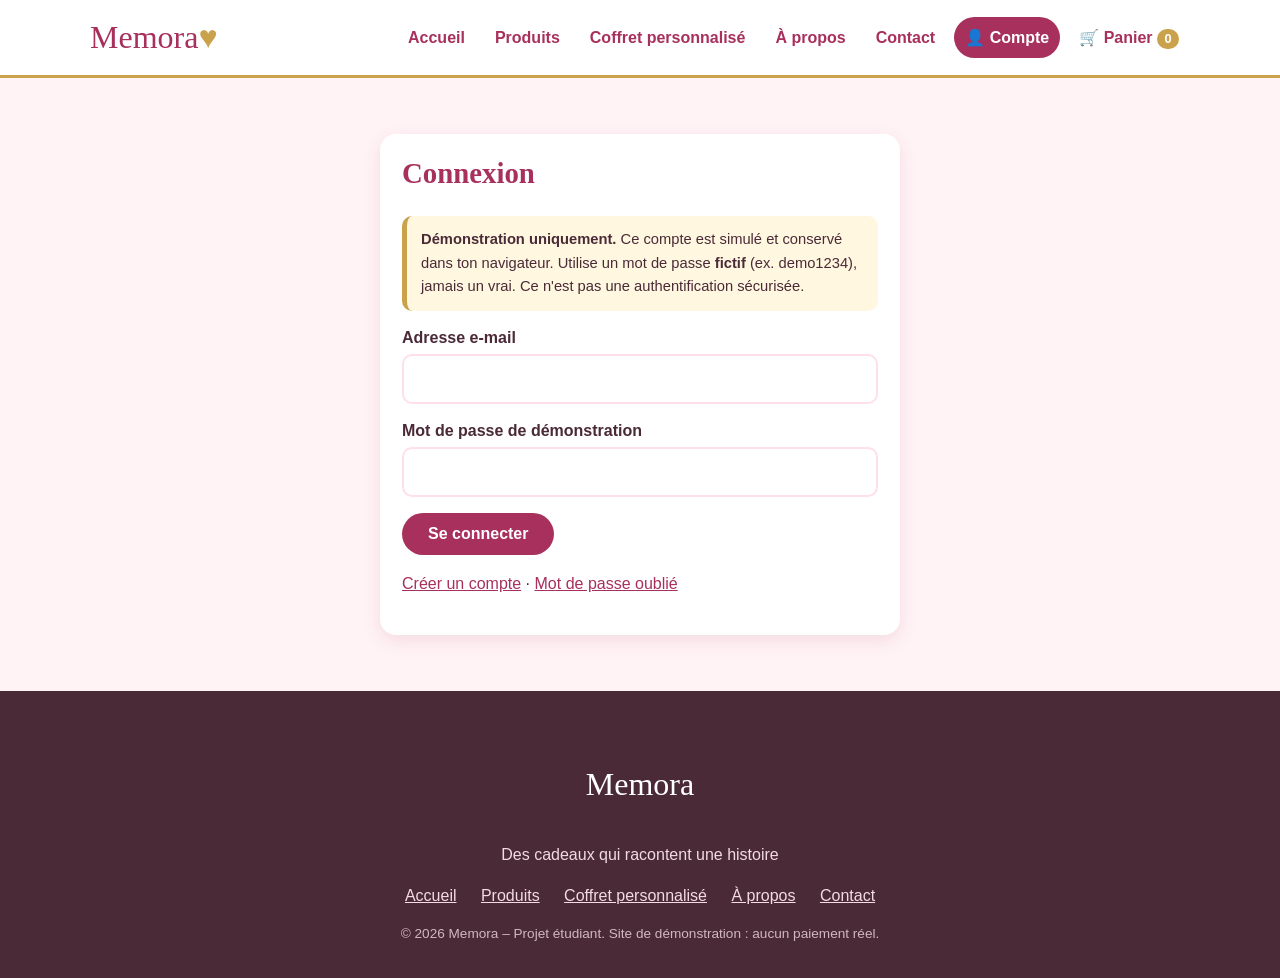
<file: connexion.html>
<!DOCTYPE html>
<html lang="fr">
<head>
  <meta charset="UTF-8">
  <meta name="viewport" content="width=device-width, initial-scale=1.0">
  <title>Connexion | Memora</title>
  <meta name="description" content="Connecte-toi à ton compte de démonstration Memora pour commander.">
  <link rel="stylesheet" href="style.css">
</head>
<body>

  <!-- En-tête et menu principal (identique sur toutes les pages) -->
  <header>
    <div class="conteneur barre">
      <a class="logo" href="index.html">Memora<span>♥</span></a>
      <button class="bouton-menu" id="bouton-menu" aria-label="Ouvrir le menu">☰</button>
      <nav>
        <ul id="menu">
          <li><a href="index.html">Accueil</a></li>
          <li><a href="produits.html">Produits</a>
            <ul class="sous-menu">
              <li><a href="coffrets.html">Coffrets cadeaux</a></li>
              <li><a href="robes.html">Robes</a></li>
              <li><a href="accessoires.html">Accessoires</a></li>
            </ul>
          </li>
          <li><a href="produit-vedette.html">Coffret personnalisé</a></li>
          <li><a href="a-propos.html">À propos</a></li>
          <li><a href="contact.html">Contact</a></li>
          <li><a href="connexion.html" class="actif" id="lien-compte">👤 Compte</a></li>
          <li><a href="panier.html">🛒 Panier <span class="compteur" id="compteur-panier">0</span></a></li>
        </ul>
      </nav>
    </div>
  </header>

  <main>
    <section>
      <div class="conteneur">
        <div class="carte carte-formulaire">
          <h1 style="font-size:1.8rem;">Connexion</h1>
          <div class="avertissement"><strong>Démonstration uniquement.</strong> Ce compte est simulé et conservé dans ton navigateur. Utilise un mot de passe <strong>fictif</strong> (ex. demo1234), jamais un vrai. Ce n'est pas une authentification sécurisée.</div>
          <div class="message-ok" id="message-verifie" role="status">Ton compte est vérifié (simulation). Tu peux te connecter.</div>
          <form id="formulaire-connexion" novalidate>
            <label for="con-email">Adresse e-mail</label>
            <input type="email" id="con-email" autocomplete="email">
            <label for="con-mdp">Mot de passe de démonstration</label>
            <input type="password" id="con-mdp" autocomplete="current-password">
            <div class="message-erreur" id="erreurs-connexion" role="alert"></div>
            <p><a href="verification.html" id="lien-verification" style="display:none;">Aller à la vérification</a></p>
            <p><button type="submit" class="bouton">Se connecter</button></p>
          </form>
          <p><a href="inscription.html">Créer un compte</a> · <a href="#" id="lien-oubli">Mot de passe oublié</a></p>
          <div class="avertissement" id="message-oubli" style="display:none;">Cette fonction n'est pas disponible dans le prototype.</div>
        </div>
      </div>
    </section>
  </main>

  <!-- Pied de page -->
  <footer>
    <div class="conteneur">
      <p class="logo" style="color:#fff;">Memora</p>
      <p>Des cadeaux qui racontent une histoire</p>
      <div class="liens">
        <a href="index.html">Accueil</a>
        <a href="produits.html">Produits</a>
        <a href="produit-vedette.html">Coffret personnalisé</a>
        <a href="a-propos.html">À propos</a>
        <a href="contact.html">Contact</a>
      </div>
      <p class="petit">© 2026 Memora – Projet étudiant. Site de démonstration : aucun paiement réel.</p>
    </div>
  </footer>

  <button id="haut" aria-label="Retour en haut">↑</button>
  <script src="donnees.js"></script>
  <script src="script.js"></script>
</body>
</html>
</file>
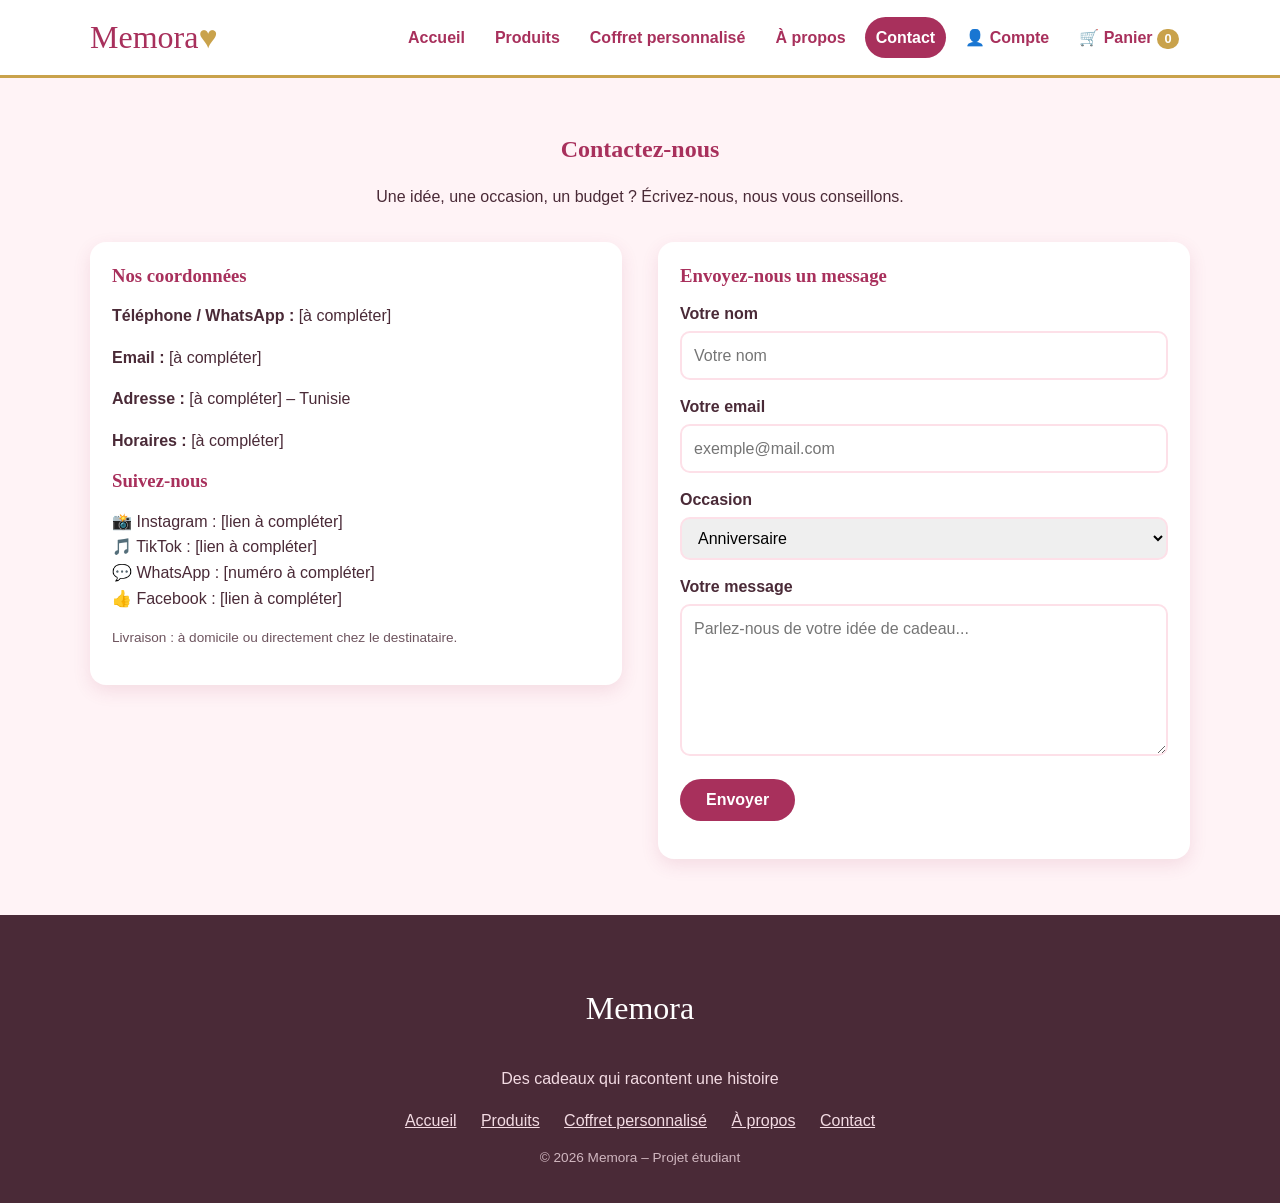
<file: contact.html>
<!DOCTYPE html>
<html lang="fr">
<head>
  <meta charset="UTF-8">
  <meta name="viewport" content="width=device-width, initial-scale=1.0">
  <title>Contact – Memora</title>
  <meta name="description" content="Contactez Memora pour commander un coffret cadeau personnalisé ou demander conseil.">
  <link rel="stylesheet" href="style.css">
</head>
<body>

  <!-- En-tête et menu principal -->
  <header>
    <div class="conteneur barre">
      <a class="logo" href="index.html">Memora<span>♥</span></a>
      <button class="bouton-menu" id="bouton-menu" aria-label="Ouvrir le menu">☰</button>
      <nav>
        <ul id="menu">
          <li><a href="index.html">Accueil</a></li>
          <li><a href="produits.html">Produits</a>
            <ul class="sous-menu">
              <li><a href="coffrets.html">Coffrets cadeaux</a></li>
              <li><a href="robes.html">Robes</a></li>
              <li><a href="accessoires.html">Accessoires</a></li>
            </ul>
          </li>
          <li><a href="produit-vedette.html">Coffret personnalisé</a></li>
          <li><a href="a-propos.html">À propos</a></li>
          <li><a href="contact.html" class="actif">Contact</a></li>
          <li><a href="connexion.html" id="lien-compte">👤 Compte</a></li>
          <li><a href="panier.html">🛒 Panier <span class="compteur" id="compteur-panier">0</span></a></li>
        </ul>
      </nav>
    </div>
  </header>

  <main>
    <section>
      <div class="conteneur">
        <div class="titre-section">
          <h1>Contactez-nous</h1>
          <p>Une idée, une occasion, un budget ? Écrivez-nous, nous vous conseillons.</p>
        </div>

        <div class="detail" style="align-items:start;">

          <!-- Coordonnées : À COMPLÉTER par l'équipe (non fournies dans le projet) -->
          <div class="carte">
            <h3>Nos coordonnées</h3>
            <p><strong>Téléphone / WhatsApp :</strong> [à compléter]</p>
            <p><strong>Email :</strong> [à compléter]</p>
            <p><strong>Adresse :</strong> [à compléter] – Tunisie</p>
            <p><strong>Horaires :</strong> [à compléter]</p>
            <h3>Suivez-nous</h3>
            <p>📸 Instagram : [lien à compléter]<br>
               🎵 TikTok : [lien à compléter]<br>
               💬 WhatsApp : [numéro à compléter]<br>
               👍 Facebook : [lien à compléter]</p>
            <p class="petit">Livraison : à domicile ou directement chez le destinataire.</p>
          </div>

          <!-- Formulaire visuel : il n'envoie rien, il vérifie seulement les champs -->
          <div class="carte">
            <h3>Envoyez-nous un message</h3>
            <form id="formulaire-contact">
              <label for="nom">Votre nom</label>
              <input type="text" id="nom" placeholder="Votre nom">

              <label for="email">Votre email</label>
              <input type="email" id="email" placeholder="exemple@mail.com">

              <label for="occasion">Occasion</label>
              <select id="occasion">
                <option>Anniversaire</option>
                <option>Réussite / diplôme</option>
                <option>Couple / mariage</option>
                <option>Fête</option>
                <option>Entreprise</option>
                <option>Autre</option>
              </select>

              <label for="message">Votre message</label>
              <textarea id="message" rows="5" placeholder="Parlez-nous de votre idée de cadeau..."></textarea>

              <p><button type="submit" class="bouton">Envoyer</button></p>
              <div class="message-ok" id="message-ok">Merci ! Votre message est prêt (formulaire de démonstration : rien n'est envoyé pour l'instant).</div>
              <div class="message-erreur" id="message-erreur">Merci de remplir tous les champs avec un email valide.</div>
            </form>
          </div>

        </div>
      </div>
    </section>
  </main>

  <!-- Pied de page -->
  <footer>
    <div class="conteneur">
      <p class="logo" style="color:#fff;">Memora</p>
      <p>Des cadeaux qui racontent une histoire</p>
      <div class="liens">
        <a href="index.html">Accueil</a>
        <a href="produits.html">Produits</a>
        <a href="produit-vedette.html">Coffret personnalisé</a>
        <a href="a-propos.html">À propos</a>
        <a href="contact.html">Contact</a>
      </div>
      <p class="petit">© 2026 Memora – Projet étudiant</p>
    </div>
  </footer>

  <button id="haut" aria-label="Retour en haut">↑</button>
  <script src="donnees.js"></script>
  <script src="script.js"></script>
</body>
</html>
</file>
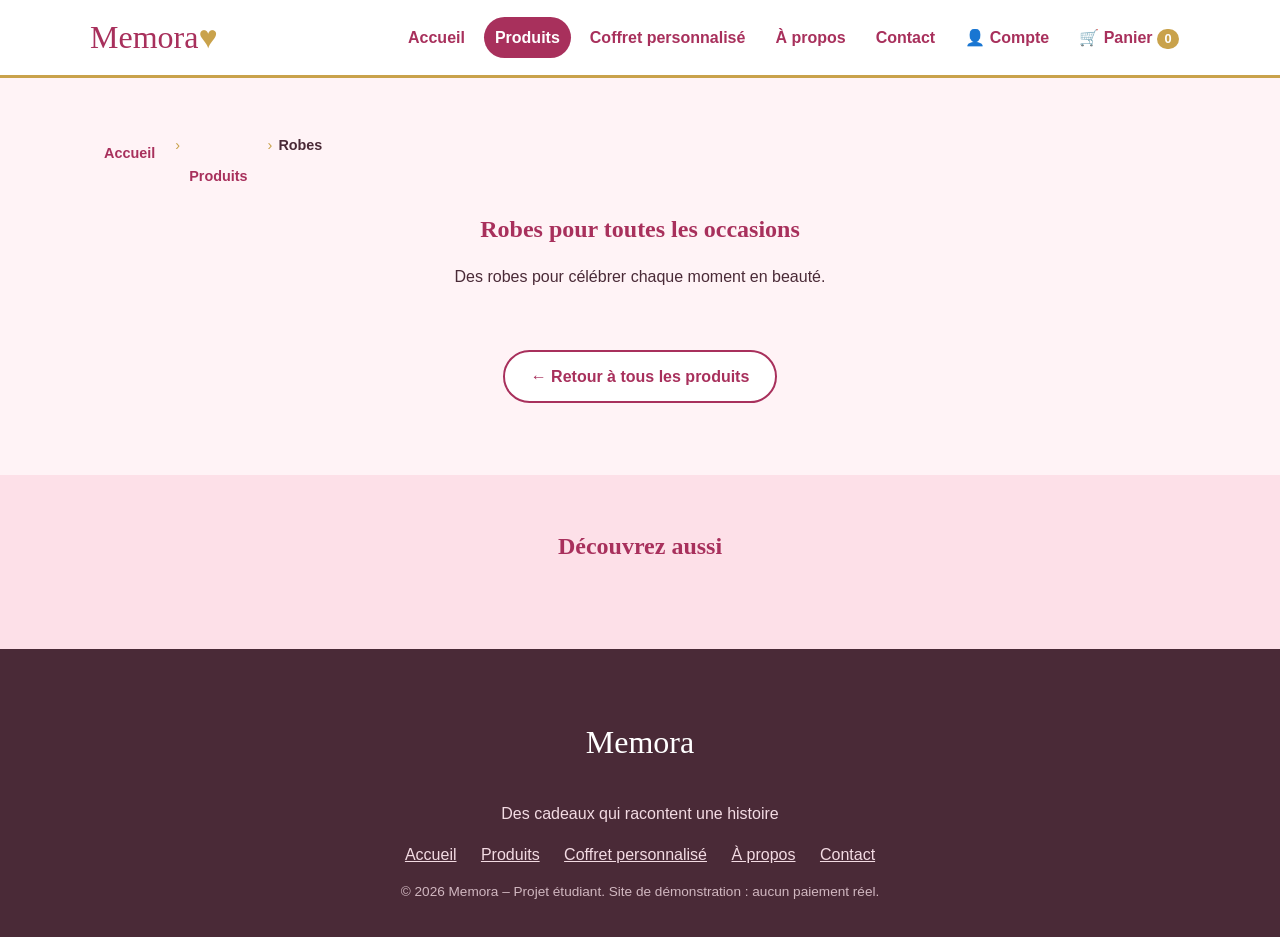
<file: robes.html>
<!DOCTYPE html>
<html lang="fr">
<head>
  <meta charset="UTF-8">
  <meta name="viewport" content="width=device-width, initial-scale=1.0">
  <title>Robes pour toutes les occasions | Memora</title>
  <meta name="description" content="Découvrez bientôt la collection de robes Memora pour célébrer anniversaires, fêtes et événements spéciaux.">
  <link rel="stylesheet" href="style.css">
</head>
<body>

  <!-- En-tête et menu principal (identique sur toutes les pages) -->
  <header>
    <div class="conteneur barre">
      <a class="logo" href="index.html">Memora<span>♥</span></a>
      <button class="bouton-menu" id="bouton-menu" aria-label="Ouvrir le menu">☰</button>
      <nav>
        <ul id="menu">
          <li><a href="index.html">Accueil</a></li>
          <li><a href="produits.html" class="actif">Produits</a>
            <ul class="sous-menu">
              <li><a href="coffrets.html">Coffrets cadeaux</a></li>
              <li><a href="robes.html">Robes</a></li>
              <li><a href="accessoires.html">Accessoires</a></li>
            </ul>
          </li>
          <li><a href="produit-vedette.html">Coffret personnalisé</a></li>
          <li><a href="a-propos.html">À propos</a></li>
          <li><a href="contact.html">Contact</a></li>
          <li><a href="connexion.html" id="lien-compte">👤 Compte</a></li>
          <li><a href="panier.html">🛒 Panier <span class="compteur" id="compteur-panier">0</span></a></li>
        </ul>
      </nav>
    </div>
  </header>

  <main>
    <section>
      <div class="conteneur">
        <nav class="fil" aria-label="Fil d'Ariane">
          <ol>
            <li><a href="index.html">Accueil</a></li>
            <li><a href="produits.html">Produits</a></li>
            <li><span aria-current="page">Robes</span></li>
          </ol>
        </nav>
        <div class="titre-section">
          <h1>Robes pour toutes les occasions</h1>
          <p>Des robes pour célébrer chaque moment en beauté.</p>
        </div>
        <!-- Les produits viennent de donnees.js (catégorie : robes) -->
        <div class="grille" data-rendu="produits-categorie" data-categorie="robes"></div>
        <p style="text-align:center; margin-top:28px;"><a class="bouton clair" href="produits.html">← Retour à tous les produits</a></p>
      </div>
    </section>

    <!-- Découvrez aussi : les autres catégories -->
    <section class="fond-rose">
      <div class="conteneur">
        <div class="titre-section"><h2>Découvrez aussi</h2></div>
        <div class="grille" data-rendu="decouvrez-aussi" data-actuelle="robes"></div>
      </div>
    </section>
  </main>

  <!-- Pied de page -->
  <footer>
    <div class="conteneur">
      <p class="logo" style="color:#fff;">Memora</p>
      <p>Des cadeaux qui racontent une histoire</p>
      <div class="liens">
        <a href="index.html">Accueil</a>
        <a href="produits.html">Produits</a>
        <a href="produit-vedette.html">Coffret personnalisé</a>
        <a href="a-propos.html">À propos</a>
        <a href="contact.html">Contact</a>
      </div>
      <p class="petit">© 2026 Memora – Projet étudiant. Site de démonstration : aucun paiement réel.</p>
    </div>
  </footer>

  <button id="haut" aria-label="Retour en haut">↑</button>
  <script src="donnees.js"></script>
  <script src="script.js"></script>
</body>
</html>
</file>
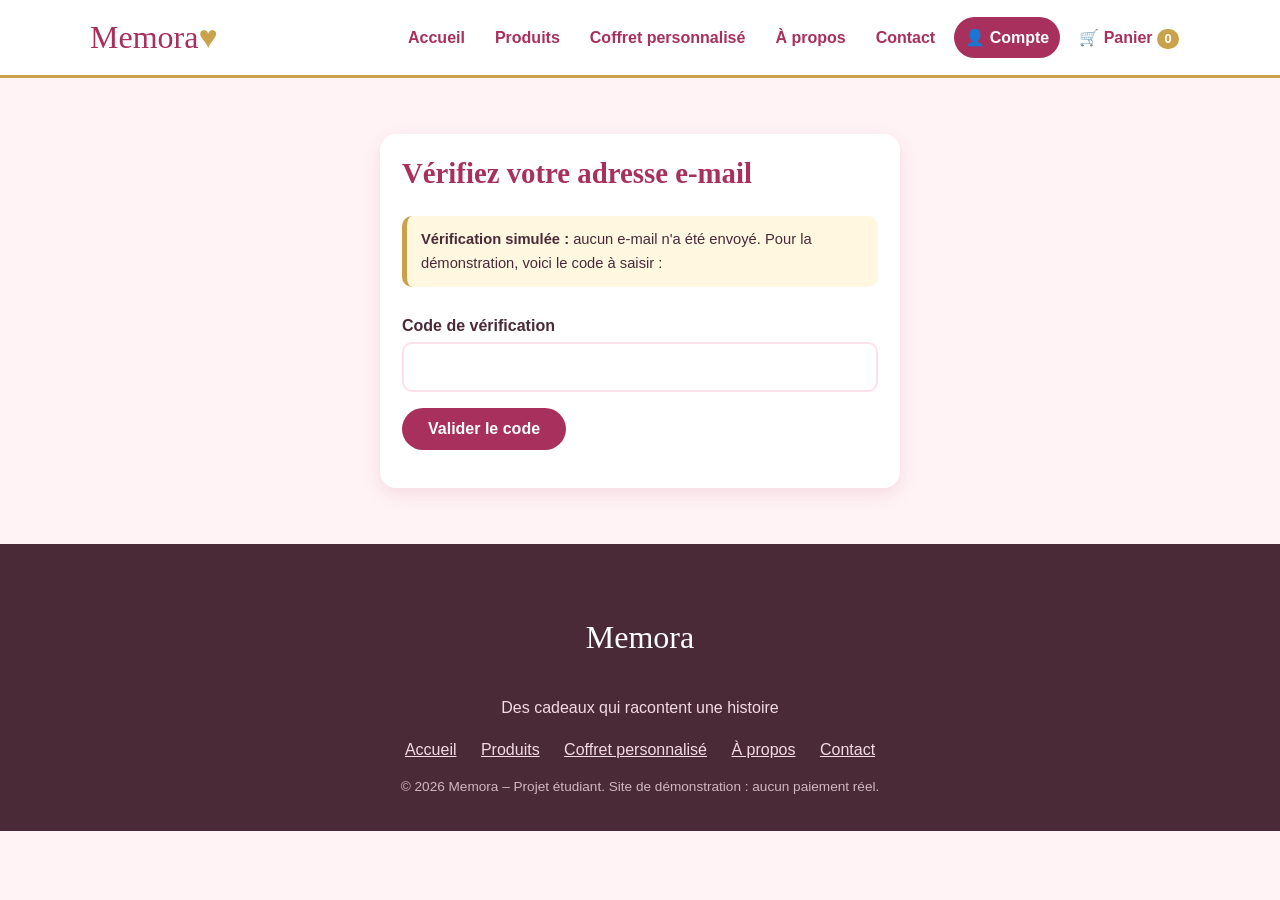
<file: verification.html>
<!DOCTYPE html>
<html lang="fr">
<head>
  <meta charset="UTF-8">
  <meta name="viewport" content="width=device-width, initial-scale=1.0">
  <title>Vérification de l'e-mail | Memora</title>
  <meta name="description" content="Étape de vérification d'e-mail simulée du compte de démonstration Memora.">
  <link rel="stylesheet" href="style.css">
</head>
<body>

  <!-- En-tête et menu principal (identique sur toutes les pages) -->
  <header>
    <div class="conteneur barre">
      <a class="logo" href="index.html">Memora<span>♥</span></a>
      <button class="bouton-menu" id="bouton-menu" aria-label="Ouvrir le menu">☰</button>
      <nav>
        <ul id="menu">
          <li><a href="index.html">Accueil</a></li>
          <li><a href="produits.html">Produits</a>
            <ul class="sous-menu">
              <li><a href="coffrets.html">Coffrets cadeaux</a></li>
              <li><a href="robes.html">Robes</a></li>
              <li><a href="accessoires.html">Accessoires</a></li>
            </ul>
          </li>
          <li><a href="produit-vedette.html">Coffret personnalisé</a></li>
          <li><a href="a-propos.html">À propos</a></li>
          <li><a href="contact.html">Contact</a></li>
          <li><a href="connexion.html" class="actif" id="lien-compte">👤 Compte</a></li>
          <li><a href="panier.html">🛒 Panier <span class="compteur" id="compteur-panier">0</span></a></li>
        </ul>
      </nav>
    </div>
  </header>

  <main>
    <section>
      <div class="conteneur">
        <div class="carte carte-formulaire">
          <h1 style="font-size:1.8rem;">Vérifiez votre adresse e-mail</h1>
          <div class="avertissement"><strong>Vérification simulée :</strong> aucun e-mail n'a été envoyé. Pour la démonstration, voici le code à saisir :</div>
          <p class="code-demo" id="code-demo"></p>
          <form id="formulaire-verification" novalidate>
            <label for="code-saisi">Code de vérification</label>
            <input type="text" id="code-saisi" inputmode="numeric" autocomplete="off" maxlength="6">
            <div class="message-erreur" id="erreurs-verification" role="alert"></div>
            <p><button type="submit" class="bouton">Valider le code</button></p>
          </form>
        </div>
      </div>
    </section>
  </main>

  <!-- Pied de page -->
  <footer>
    <div class="conteneur">
      <p class="logo" style="color:#fff;">Memora</p>
      <p>Des cadeaux qui racontent une histoire</p>
      <div class="liens">
        <a href="index.html">Accueil</a>
        <a href="produits.html">Produits</a>
        <a href="produit-vedette.html">Coffret personnalisé</a>
        <a href="a-propos.html">À propos</a>
        <a href="contact.html">Contact</a>
      </div>
      <p class="petit">© 2026 Memora – Projet étudiant. Site de démonstration : aucun paiement réel.</p>
    </div>
  </footer>

  <button id="haut" aria-label="Retour en haut">↑</button>
  <script src="donnees.js"></script>
  <script src="script.js"></script>
</body>
</html>
</file>
<file: style.css>
/* ==========================================================
   STYLE DU SITE MEMORA
   Ce fichier gère l'APPARENCE : couleurs, tailles, espaces.
   ========================================================== */

/* ---------- Couleurs du site (modifiables ici) ----------
   Pour changer une couleur, modifie la valeur après les deux-points. */
:root {
  --rose-fond: #fff3f6;      /* fond général, rose très pâle */
  --rose-clair: #fde0e8;     /* fonds de sections */
  --rose: #e8789a;           /* rose principal (boutons secondaires) */
  --bordeaux: #a8305c;       /* couleur du logo Memora, titres, boutons */
  --bordeaux-fonce: #7d2145; /* survol des boutons */
  --or: #c9a24b;             /* touches dorées (accent) */
  --texte: #4a2a37;          /* couleur du texte */
  --blanc: #ffffff;
  --ombre: 0 6px 18px rgba(168, 48, 92, 0.12);
  --rayon: 16px;             /* arrondi des cartes */
}

/* ---------- Réglages de base ---------- */
* { box-sizing: border-box; }

body {
  margin: 0;
  font-family: "Segoe UI", Arial, sans-serif;
  color: var(--texte);
  background: var(--rose-fond);
  line-height: 1.6;
}

img { max-width: 100%; height: auto; }

a { color: var(--bordeaux); }

h1, h2, h3 {
  font-family: Georgia, "Times New Roman", serif;
  color: var(--bordeaux);
  line-height: 1.25;
  margin-top: 0;
}

/* Conteneur : centre le contenu et limite sa largeur */
.conteneur {
  width: 92%;
  max-width: 1100px;
  margin: 0 auto;
}

/* Une section = un bloc de la page, avec des espaces réguliers */
section { padding: 56px 0; }
.fond-rose { background: var(--rose-clair); }

.titre-section { text-align: center; margin-bottom: 32px; }
.titre-section p { max-width: 640px; margin: 8px auto 0; }

/* ---------- En-tête et menu ---------- */
header {
  background: var(--blanc);
  border-bottom: 3px solid var(--or);
  position: sticky;
  top: 0;
  z-index: 10;
}

.barre {
  display: flex;
  align-items: center;
  justify-content: space-between;
  padding: 12px 0;
}

/* Logo écrit en lettres (pas d'image de logo disponible) */
.logo {
  font-family: "Segoe Script", "Brush Script MT", cursive;
  font-size: 2rem;
  color: var(--bordeaux);
  text-decoration: none;
}
.logo span { color: var(--or); }

nav ul {
  list-style: none;
  margin: 0;
  padding: 0;
  display: flex;
  gap: 8px;
}
nav a {
  display: block;
  padding: 8px 14px;
  border-radius: 999px;
  text-decoration: none;
  font-weight: 600;
}
nav a:hover,
nav a.actif {            /* "actif" = page où l'on se trouve */
  background: var(--bordeaux);
  color: var(--blanc);
}

/* Bouton du menu mobile (caché sur ordinateur) */
.bouton-menu {
  display: none;
  background: var(--bordeaux);
  color: var(--blanc);
  border: 0;
  border-radius: 8px;
  font-size: 1.4rem;
  padding: 6px 12px;
  cursor: pointer;
}

/* ---------- Boutons ---------- */
.bouton {
  display: inline-block;
  background: var(--bordeaux);
  color: var(--blanc);
  padding: 12px 26px;
  border-radius: 999px;
  border: 0;
  font-size: 1rem;
  font-weight: 700;
  text-decoration: none;
  cursor: pointer;
}
.bouton:hover { background: var(--bordeaux-fonce); }
.bouton.clair { background: var(--blanc); color: var(--bordeaux); border: 2px solid var(--bordeaux); }
.bouton.clair:hover { background: var(--rose-clair); }

/* ---------- Section principale de l'accueil ---------- */
.hero {
  text-align: center;
  padding: 80px 0;
  background: linear-gradient(135deg, var(--rose-clair), var(--rose-fond));
}
.hero h1 { font-size: 2.6rem; margin-bottom: 8px; }
.slogan {
  font-family: "Segoe Script", "Brush Script MT", cursive;
  font-size: 1.5rem;
  color: var(--or);
  margin: 0 0 16px;
}
.hero p { max-width: 620px; margin: 0 auto 24px; font-size: 1.1rem; }
.hero .bouton { margin: 4px; }

/* ---------- Cartes (valeurs, produits, contacts...) ---------- */
.grille {
  display: grid;
  grid-template-columns: repeat(auto-fit, minmax(240px, 1fr));
  gap: 22px;
}

.carte {
  background: var(--blanc);
  border-radius: var(--rayon);
  box-shadow: var(--ombre);
  overflow: hidden;
  padding: 22px;
}
.carte h3 { margin-bottom: 8px; }

/* Cartes produits : un grand symbole en haut à la place d'une photo */
.carte-produit { padding: 0; display: flex; flex-direction: column; }
.carte-produit .visuel {
  background: var(--rose-clair);
  font-size: 4rem;
  text-align: center;
  padding: 28px 0;
}
.carte-produit .contenu { padding: 20px; flex: 1; display: flex; flex-direction: column; }
.carte-produit .contenu p { flex: 1; }
.etiquette {
  display: inline-block;
  background: var(--rose-clair);
  color: var(--bordeaux);
  font-size: 0.8rem;
  font-weight: 700;
  padding: 3px 10px;
  border-radius: 999px;
  margin-bottom: 8px;
}
.prix { color: var(--or); font-weight: 700; }

/* Icône ronde dans les cartes de l'accueil */
.icone {
  font-size: 2rem;
  width: 56px; height: 56px;
  background: var(--rose-clair);
  border-radius: 50%;
  display: flex; align-items: center; justify-content: center;
  margin-bottom: 12px;
}

/* ---------- Filtres de la page produits ---------- */
.filtres { display: flex; flex-wrap: wrap; gap: 10px; justify-content: center; margin-bottom: 28px; }
.filtre {
  background: var(--blanc);
  border: 2px solid var(--bordeaux);
  color: var(--bordeaux);
  border-radius: 999px;
  padding: 8px 18px;
  font-weight: 600;
  cursor: pointer;
}
.filtre.actif, .filtre:hover { background: var(--bordeaux); color: var(--blanc); }

/* ---------- Bloc "appel à l'action" ---------- */
.appel {
  text-align: center;
  background: var(--bordeaux);
  color: var(--blanc);
}
.appel h2 { color: var(--blanc); }
.appel .bouton { background: var(--blanc); color: var(--bordeaux); }
.appel .bouton:hover { background: var(--rose-clair); }

/* ---------- Page produit vedette ---------- */
.detail { display: grid; grid-template-columns: 1fr 1fr; gap: 36px; align-items: center; }
.detail .grand-visuel {
  background: var(--rose-clair);
  border-radius: var(--rayon);
  font-size: 8rem;
  text-align: center;
  padding: 50px 0;
  box-shadow: var(--ombre);
}
.liste-coeurs { list-style: none; padding: 0; }
.liste-coeurs li::before { content: "♥ "; color: var(--rose); }
.liste-coeurs li { margin-bottom: 6px; }

/* Bouton afficher / masquer */
.reponse { display: none; background: var(--blanc); padding: 16px; border-radius: 12px; margin-top: 10px; }
.reponse.visible { display: block; }

/* ---------- Formulaire ---------- */
form label { display: block; font-weight: 600; margin: 14px 0 4px; }
form input, form select, form textarea {
  width: 100%;
  padding: 10px 12px;
  border: 2px solid var(--rose-clair);
  border-radius: 10px;
  font: inherit;
}
form input:focus, form textarea:focus, form select:focus { outline: none; border-color: var(--bordeaux); }
.message-ok, .message-erreur { padding: 12px; border-radius: 10px; margin-top: 14px; display: none; }
.message-ok { background: #e6f6ea; color: #1f6b34; }
.message-erreur { background: #fde6e6; color: #9b1c1c; }

/* ---------- Pied de page ---------- */
footer {
  background: var(--texte);
  color: #f3dbe3;
  padding: 36px 0 20px;
  text-align: center;
}
footer a { color: #f3dbe3; }
footer .liens { margin: 10px 0; }
footer .liens a { margin: 0 10px; }
.petit { font-size: 0.85rem; opacity: 0.8; }

/* ---------- Photos des produits ---------- */
.visuel.avec-photo { padding: 0; font-size: 0; background: var(--blanc); }
.visuel img.principale {
  width: 100%;
  height: 260px;
  object-fit: cover;   /* la photo remplit le cadre sans être déformée */
  display: block;
}
.miniatures { display: flex; gap: 6px; padding: 8px; justify-content: center; background: var(--blanc); }
.miniatures img {
  width: 56px; height: 56px;
  object-fit: cover;
  border-radius: 8px;
  cursor: pointer;
  border: 2px solid transparent;
}
.miniatures img.choisie { border-color: var(--bordeaux); }

/* ---------- Page produits : bandeau et grandes rangées ---------- */
.bandeau-produits {
  text-align: center;
  padding: 56px 0 40px;
  background: linear-gradient(135deg, var(--rose-clair), #fff 70%);
}
.bandeau-produits h1 { font-size: 2.4rem; margin-bottom: 6px; }

.rangee {
  display: grid;
  grid-template-columns: 1fr 1fr;
  background: var(--blanc);
  border-radius: 24px;
  box-shadow: var(--ombre);
  overflow: hidden;
  margin-bottom: 34px;
}
.rangee.inverse .visuel { order: 2; }       /* alterne image à droite / à gauche */

.rangee .visuel {
  display: flex;
  flex-direction: column;
  align-items: center;
  justify-content: center;
  min-height: 340px;
  padding: 24px;
}
.ton-rose { background: radial-gradient(circle at 30% 20%, #fff 0%, var(--rose-clair) 70%); }
.ton-or   { background: radial-gradient(circle at 70% 20%, #fff8e6 0%, #f6e6c0 75%); }
.illu { width: 70%; max-width: 280px; filter: drop-shadow(0 10px 14px rgba(125, 33, 69, 0.25)); }

.rangee .visuel.avec-photo { padding: 0; align-items: stretch; justify-content: flex-start; }
.rangee .visuel img.principale { height: 100%; min-height: 340px; flex: 1; }

.texte-rangee { padding: 36px 34px; display: flex; flex-direction: column; justify-content: center; align-items: flex-start; }
.texte-rangee h2 { font-size: 1.8rem; margin-bottom: 8px; }

@media (max-width: 760px) {
  .rangee { grid-template-columns: 1fr; }
  .rangee.inverse .visuel { order: 0; }
  .rangee .visuel, .rangee .visuel img.principale { min-height: 260px; }
  .texte-rangee { padding: 24px 20px; }
  .bandeau-produits h1 { font-size: 1.9rem; }
}

/* ---------- Avis clients (livre d'or) ---------- */
.note-moyenne { font-size: 1.2rem; color: var(--bordeaux); font-weight: 700; }
.coeurs-note button {
  background: none;
  border: 0;
  font-size: 2rem;
  color: var(--rose);
  cursor: pointer;
  padding: 0 2px;
}
.liste-avis { display: grid; gap: 14px; }
.avis {
  background: var(--blanc);
  border-radius: var(--rayon);
  box-shadow: var(--ombre);
  padding: 16px 18px;
  border-left: 5px solid var(--or);
}
.avis .coeurs { color: var(--rose); font-size: 1.2rem; letter-spacing: 2px; }
.avis .qui { font-size: 0.85rem; color: var(--bordeaux); font-weight: 700; margin: 0; }
.avis p { margin: 6px 0 0; }
.vide { background: var(--blanc); border-radius: var(--rayon); padding: 22px; text-align: center; }

/* ---------- Chat : assistant Mémo ---------- */
#chat-bouton {
  position: fixed;
  left: 18px; bottom: 18px;
  z-index: 20;
  border: 0;
  border-radius: 999px;
  background: var(--bordeaux);
  color: var(--blanc);
  font-size: 1rem;
  font-weight: 700;
  padding: 12px 20px;
  cursor: pointer;
  box-shadow: var(--ombre);
}
#chat-bouton:hover { background: var(--bordeaux-fonce); }

#chat-fenetre {
  display: none;
  position: fixed;
  left: 18px; bottom: 74px;
  z-index: 20;
  width: 330px;
  max-width: calc(100% - 36px);
  height: 440px;
  max-height: calc(100% - 100px);
  background: var(--blanc);
  border-radius: var(--rayon);
  box-shadow: 0 10px 30px rgba(125, 33, 69, 0.3);
  flex-direction: column;
  overflow: hidden;
}
#chat-fenetre.ouvert { display: flex; }

.chat-entete { background: var(--bordeaux); color: var(--blanc); padding: 12px 16px; }
.chat-entete strong { display: block; }
.chat-entete span { font-size: 0.8rem; opacity: 0.85; }

#chat-messages { flex: 1; overflow-y: auto; padding: 12px; background: var(--rose-fond); }
.bulle {
  max-width: 85%;
  padding: 9px 13px;
  border-radius: 14px;
  margin: 0 0 8px;
  font-size: 0.93rem;
  line-height: 1.45;
}
.bulle.bot { background: var(--blanc); border: 1px solid var(--rose-clair); border-bottom-left-radius: 4px; }
.bulle.moi { background: var(--rose); color: var(--blanc); margin-left: auto; border-bottom-right-radius: 4px; }
.reponses-rapides { display: flex; flex-wrap: wrap; gap: 6px; margin: 4px 0 10px; }
.reponses-rapides button {
  background: var(--blanc);
  border: 2px solid var(--bordeaux);
  color: var(--bordeaux);
  border-radius: 999px;
  padding: 5px 12px;
  font-size: 0.85rem;
  font-weight: 600;
  cursor: pointer;
}
.reponses-rapides button:hover { background: var(--bordeaux); color: var(--blanc); }

#chat-form { display: flex; border-top: 1px solid var(--rose-clair); }
#chat-form input { flex: 1; border: 0; padding: 12px; font: inherit; }
#chat-form input:focus { outline: none; }
#chat-form button { border: 0; background: var(--bordeaux); color: var(--blanc); padding: 0 16px; font-weight: 700; cursor: pointer; }

/* ==========================================================
   E-COMMERCE SIMULÉ : menu, catégories, panier, compte, commande
   ========================================================== */

/* Focus visible au clavier (accessibilité) */
a:focus-visible, button:focus-visible, input:focus-visible,
select:focus-visible, textarea:focus-visible {
  outline: 3px solid var(--or);
  outline-offset: 2px;
}

/* Menu : liens un peu plus serrés + menu déroulant Produits */
nav ul#menu > li > a { padding: 8px 11px; }
nav li { position: relative; }
nav ul.sous-menu {
  display: none;
  position: absolute;
  top: 100%;
  left: 0;
  min-width: 190px;
  flex-direction: column;
  gap: 0;
  background: var(--blanc);
  border-radius: 12px;
  box-shadow: var(--ombre);
  padding: 6px;
  z-index: 30;
}
nav li:hover > ul.sous-menu,
nav li:focus-within > ul.sous-menu { display: flex; }
nav ul.sous-menu a { border-radius: 8px; padding: 8px 12px; font-weight: 500; }

/* Pastille du nombre d'articles dans le panier */
.compteur {
  display: inline-block;
  min-width: 22px;
  padding: 0 6px;
  border-radius: 999px;
  background: var(--or);
  color: var(--blanc);
  font-size: 0.8rem;
  text-align: center;
}

/* Fil d'Ariane */
.fil { font-size: 0.9rem; margin-bottom: 18px; }
.fil ol { list-style: none; display: flex; flex-wrap: wrap; gap: 6px; padding: 0; margin: 0; }
.fil li + li::before { content: "›"; margin-right: 6px; color: var(--or); }
.fil [aria-current="page"] { font-weight: 700; color: var(--texte); }

/* Boutons d'une carte produit */
.boutons { display: flex; flex-wrap: wrap; gap: 8px; }
.boutons .bouton { padding: 10px 18px; font-size: 0.95rem; }

/* Message "ajouté au panier" */
#toast {
  position: fixed;
  left: 50%;
  bottom: 84px;
  transform: translateX(-50%);
  background: var(--texte);
  color: var(--blanc);
  padding: 10px 20px;
  border-radius: 999px;
  z-index: 40;
  display: none;
}

/* Pages compte / connexion / vérification */
.carte-formulaire { max-width: 520px; margin: 0 auto; }
.liste-erreurs { margin: 10px 0 0; padding-left: 20px; }
.avertissement {
  background: #fff7e0;
  border-left: 5px solid var(--or);
  border-radius: 10px;
  padding: 12px 14px;
  font-size: 0.92rem;
  margin: 14px 0;
}
.code-demo { font-size: 1.6rem; font-weight: 700; letter-spacing: 4px; color: var(--bordeaux); }

/* Tableau des commandes */
.tableau-defilant { overflow-x: auto; }
table.commandes { width: 100%; border-collapse: collapse; background: var(--blanc); border-radius: 12px; overflow: hidden; }
table.commandes th { background: var(--bordeaux); color: var(--blanc); text-align: left; }
table.commandes th, table.commandes td { padding: 10px 12px; border-bottom: 1px solid var(--rose-clair); }

/* Panier et commande : deux colonnes sur ordinateur */
.panier-grille { display: grid; grid-template-columns: 2fr 1fr; gap: 28px; align-items: start; }
.ligne-panier {
  display: grid;
  grid-template-columns: 84px 1fr auto;
  gap: 14px;
  align-items: center;
  background: var(--blanc);
  border-radius: var(--rayon);
  box-shadow: var(--ombre);
  padding: 12px;
  margin-bottom: 14px;
}
.ligne-panier .visuel {
  width: 84px; height: 84px; min-height: 0;
  padding: 0; font-size: 2.2rem;
  display: flex; align-items: center; justify-content: center;
  border-radius: 12px; overflow: hidden;
  background: var(--rose-clair);
}
.ligne-panier .visuel img.principale { height: 84px; min-height: 0; width: 84px; }
.ligne-panier .miniatures { display: none; }
.ligne-panier h3 { font-size: 1.05rem; margin: 0 0 2px; }
.ligne-panier p { margin: 0; font-size: 0.9rem; }
.quantite { display: flex; align-items: center; gap: 8px; margin-top: 6px; }
.quantite button {
  width: 32px; height: 32px;
  border-radius: 50%;
  border: 2px solid var(--bordeaux);
  background: var(--blanc);
  color: var(--bordeaux);
  font-size: 1.1rem; font-weight: 700;
  cursor: pointer;
}
.lien-supprimer { background: none; border: 0; color: var(--bordeaux); text-decoration: underline; cursor: pointer; font: inherit; font-size: 0.85rem; }
.resume { background: var(--blanc); border-radius: var(--rayon); box-shadow: var(--ombre); padding: 22px; position: sticky; top: 90px; }
.resume .ligne { display: flex; justify-content: space-between; margin: 8px 0; }
.resume .total { font-size: 1.2rem; font-weight: 700; color: var(--bordeaux); border-top: 2px solid var(--rose-clair); padding-top: 10px; }
.options-paiement label { display: flex; gap: 10px; align-items: center; font-weight: 500; background: var(--blanc); border: 2px solid var(--rose-clair); border-radius: 12px; padding: 10px 12px; margin: 8px 0; cursor: pointer; }
.options-paiement input { width: auto; }
.deux-champs { display: grid; grid-template-columns: 1fr 1fr; gap: 0 14px; }

@media (max-width: 760px) {
  /* Menu déroulant : sur téléphone, les sous-catégories sont affichées dans le menu */
  nav ul.sous-menu { display: flex; position: static; box-shadow: none; padding: 0 0 0 16px; min-width: 0; }
  .panier-grille { grid-template-columns: 1fr; }
  .resume { position: static; }
  .deux-champs { grid-template-columns: 1fr; }
  .ligne-panier { grid-template-columns: 70px 1fr; }
  .ligne-panier .total-ligne { grid-column: 1 / -1; }
}

/* ---------- Bouton retour en haut ---------- */
#haut {
  display: none;
  position: fixed;
  right: 18px; bottom: 18px;
  width: 46px; height: 46px;
  border: 0; border-radius: 50%;
  background: var(--bordeaux);
  color: var(--blanc);
  font-size: 1.3rem;
  cursor: pointer;
  box-shadow: var(--ombre);
}

/* ==========================================================
   AFFICHAGE TÉLÉPHONE (écrans de moins de 760 px de large)
   ========================================================== */
@media (max-width: 760px) {
  .bouton-menu { display: block; }

  nav { width: 100%; }
  .barre { flex-wrap: wrap; }
  nav ul {
    display: none;            /* menu caché par défaut sur téléphone */
    flex-direction: column;
    padding: 10px 0;
  }
  nav ul.ouvert { display: flex; }   /* affiché quand on clique sur ☰ */

  .hero h1 { font-size: 2rem; }
  .detail { grid-template-columns: 1fr; }
  section { padding: 40px 0; }
}
</file>
